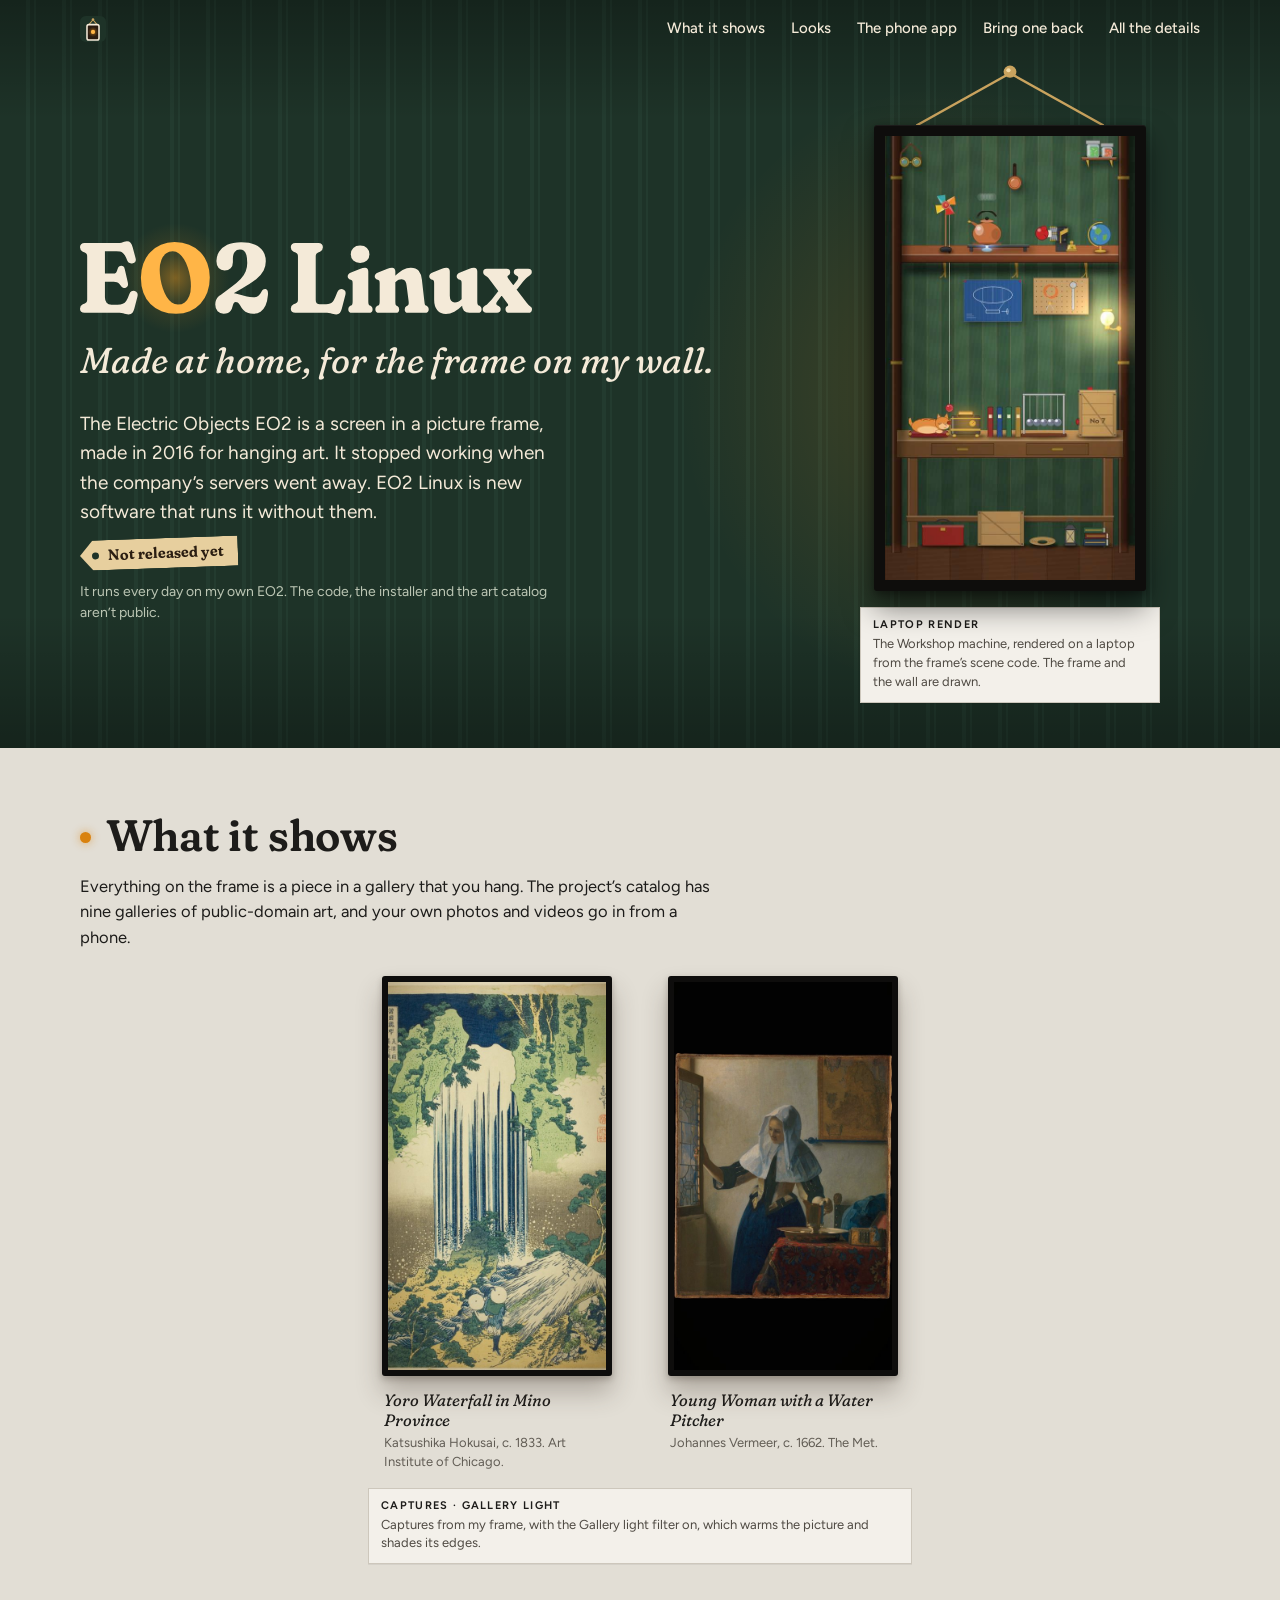
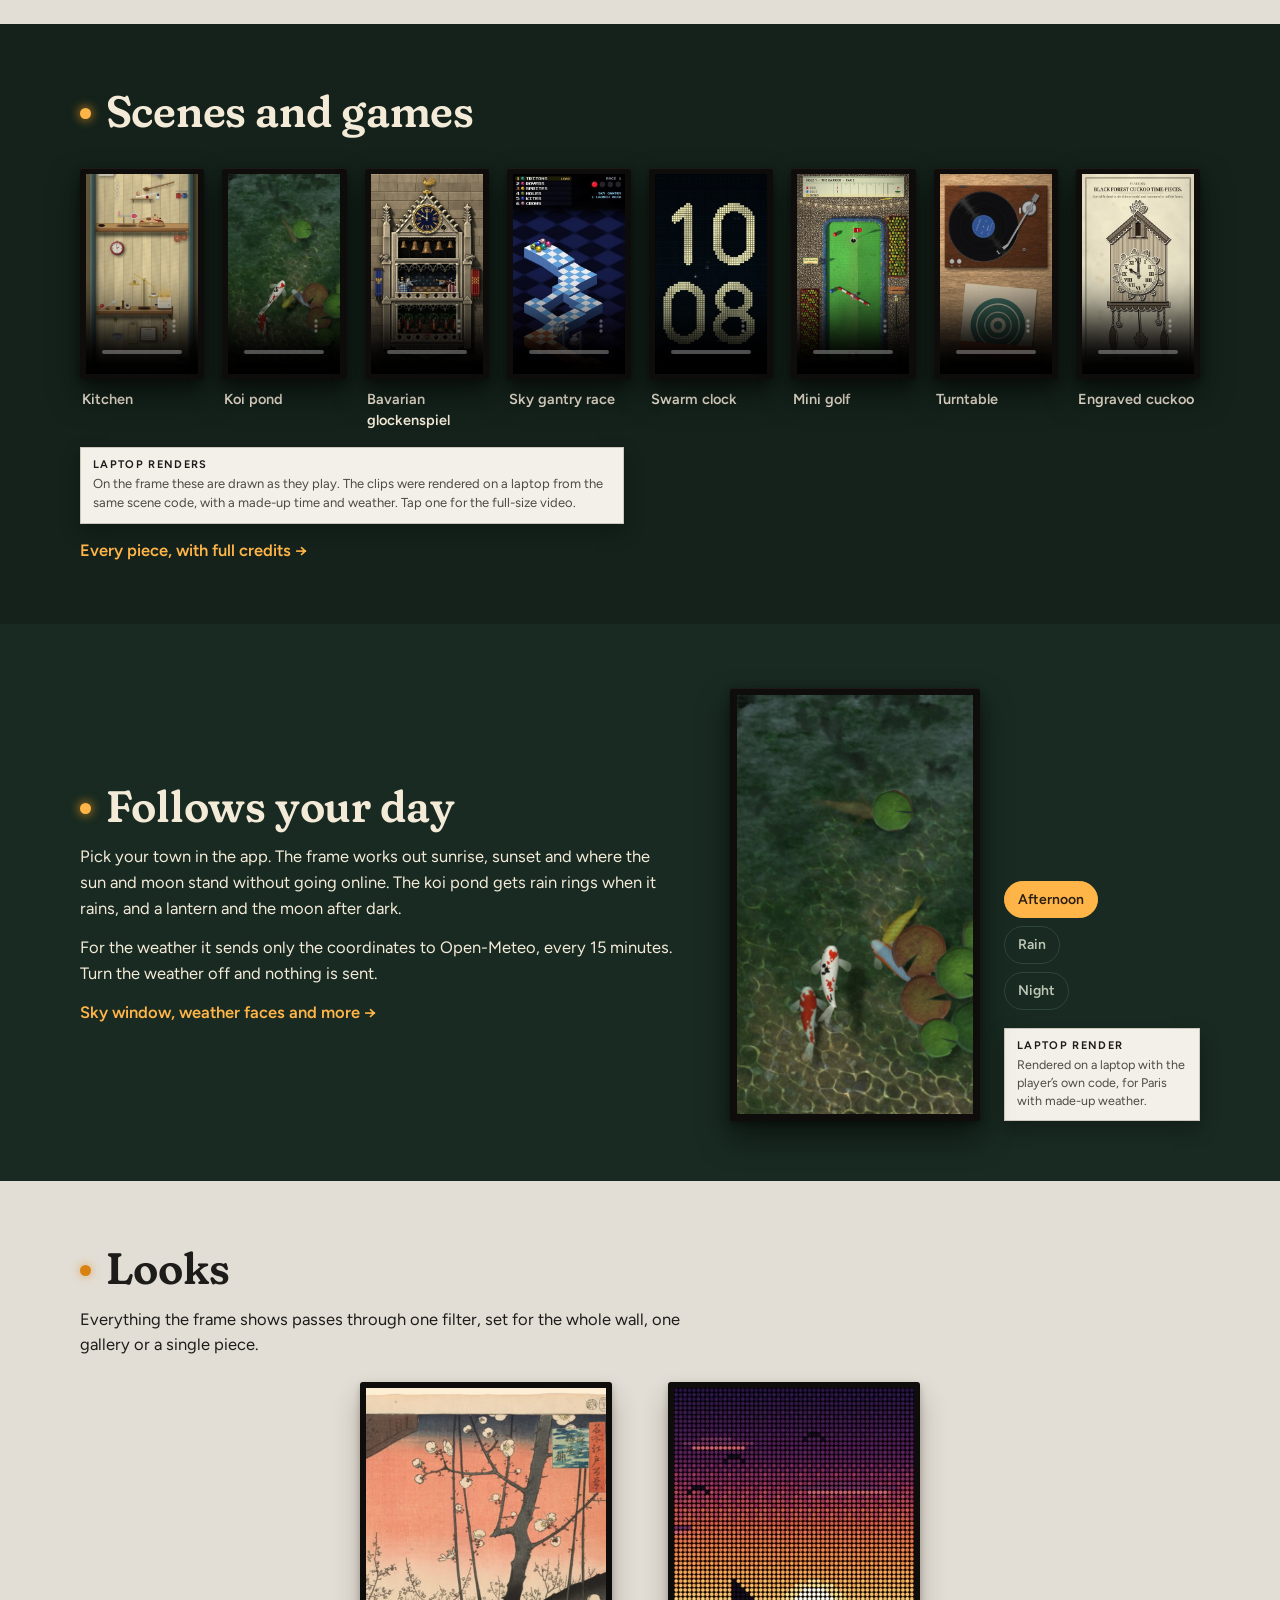
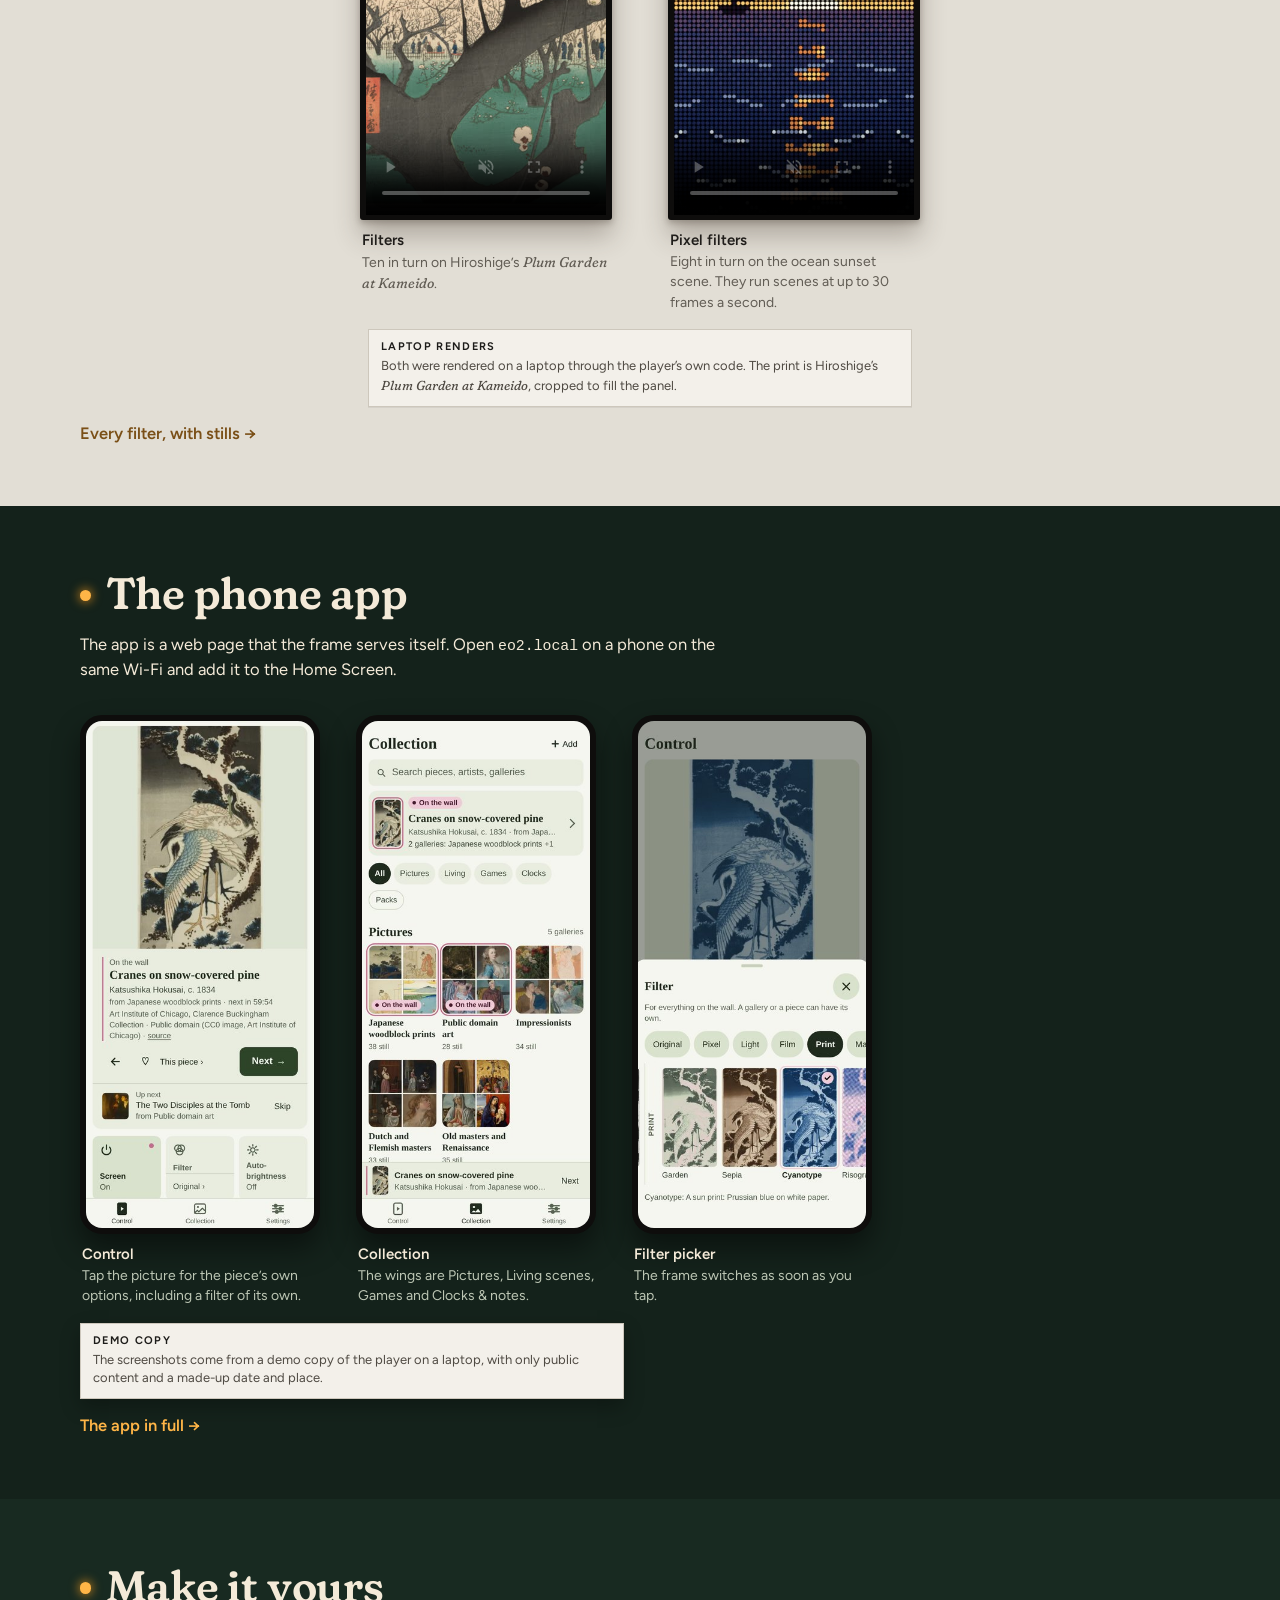
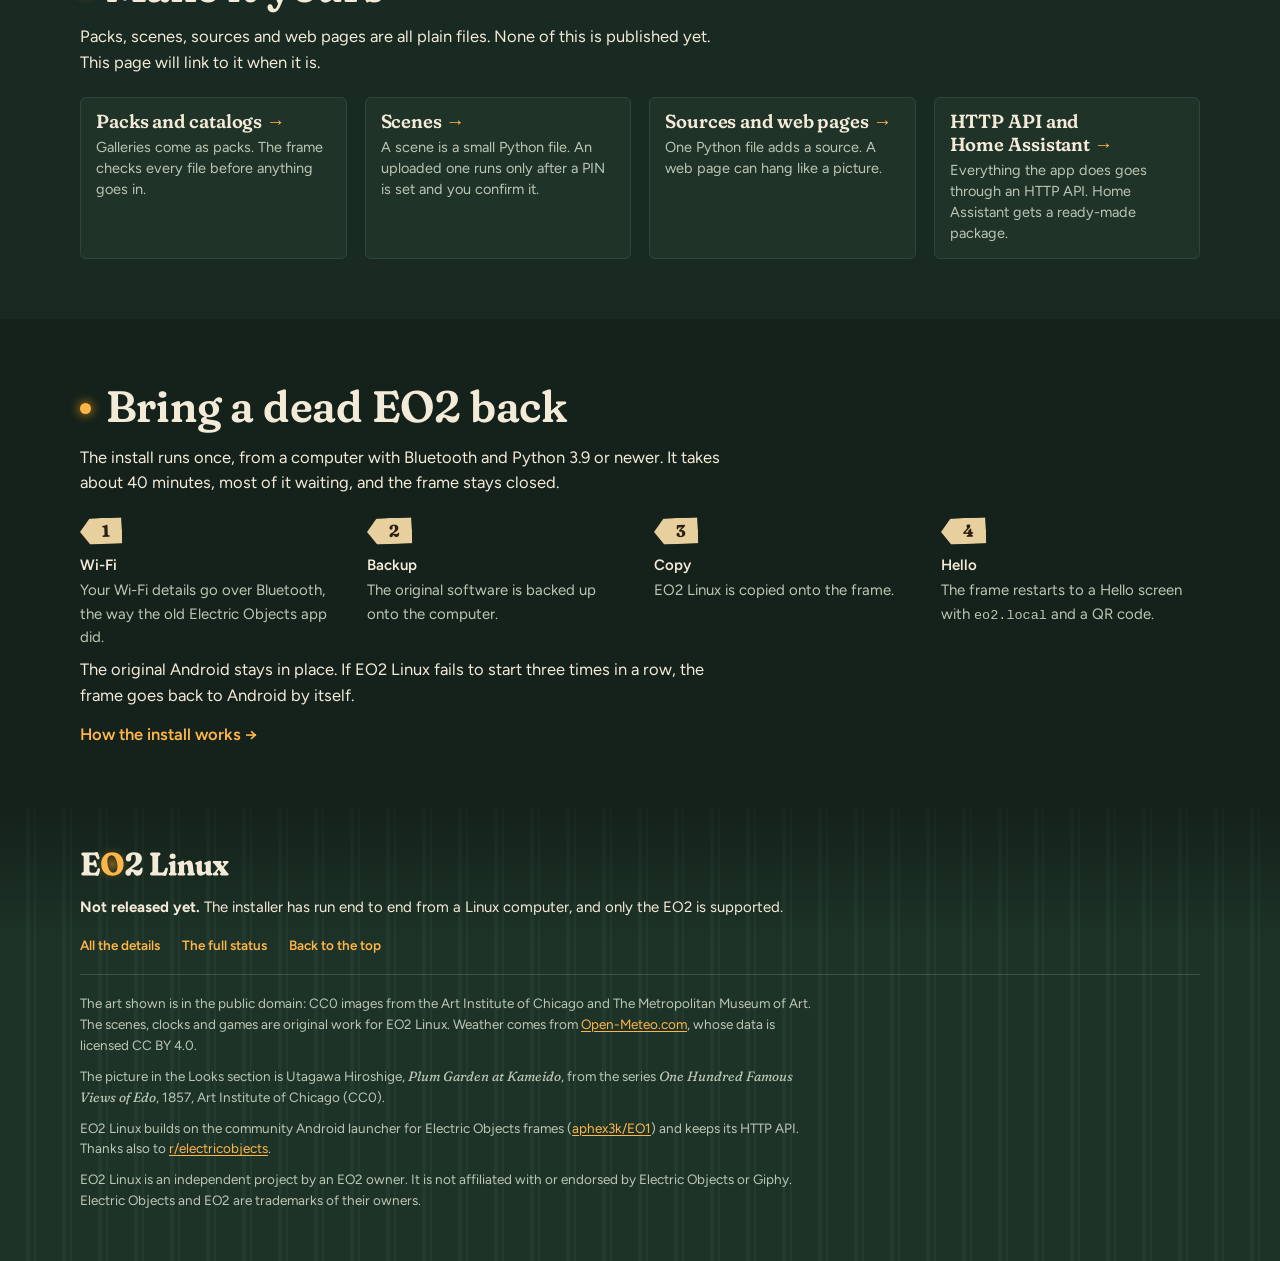
<file: index.html>
<!doctype html>
<html lang="en">
<head>
<meta charset="utf-8">
<meta name="viewport" content="width=device-width,initial-scale=1,viewport-fit=cover">
<title>EO2 Linux: new software for the Electric Objects EO2 art frame</title>
<meta name="description" content="The Electric Objects EO2 art frame stopped working when the company's servers went away. EO2 Linux is new software that runs on the frame without them and shows museum art, clocks and animated scenes. You control it from a phone.">
<link rel="canonical" href="https://auntiepickle.github.io/eo2-linux-showcase/">
<link rel="icon" href="img/favicon.svg" type="image/svg+xml">
<link rel="icon" href="img/favicon-32.png" sizes="32x32" type="image/png">
<link rel="apple-touch-icon" href="img/apple-touch-icon.png">
<link rel="preload" href="fonts/figtree.woff2" as="font" type="font/woff2" crossorigin>
<link rel="preload" href="fonts/fraunces-italic.woff2" as="font" type="font/woff2" crossorigin>
<link rel="stylesheet" href="site.css">
<meta property="og:type" content="website">
<meta property="og:url" content="https://auntiepickle.github.io/eo2-linux-showcase/">
<meta property="og:title" content="EO2 Linux: new software for the Electric Objects EO2">
<meta property="og:description" content="The EO2 art frame stopped working when Electric Objects' servers went away. EO2 Linux runs on the frame without them and shows museum art, clocks and animated scenes. You control it from a phone.">
<meta property="og:image" content="https://auntiepickle.github.io/eo2-linux-showcase/img/og.jpg">
<meta property="og:image:width" content="1200">
<meta property="og:image:height" content="630">
<meta property="og:image:alt" content="Illustration: an EO2 hung on a nail on green striped wallpaper, showing the Workshop machine, beside the EO2 Linux name and the note Not released yet">
<meta name="twitter:card" content="summary_large_image">
<meta name="twitter:title" content="EO2 Linux: new software for the Electric Objects EO2">
<meta name="twitter:description" content="The EO2 art frame stopped working when Electric Objects' servers went away. EO2 Linux runs on the frame without them and shows museum art, clocks and animated scenes. You control it from a phone.">
<meta name="twitter:image" content="https://auntiepickle.github.io/eo2-linux-showcase/img/og.jpg">
<meta name="twitter:image:alt" content="Illustration: an EO2 hung on a nail on green striped wallpaper, showing the Workshop machine, beside the EO2 Linux name and the note Not released yet">
<meta name="theme-color" content="#1E3328">
</head>
<body id="top">
<a class="skip" href="#main">Skip to the content</a>

<header class="hero">
  <div class="wrap">
    <nav class="topbar" aria-label="Site">
      <a class="brand" href="./"><img src="img/favicon.svg" width="26" height="26" alt="EO2 Linux, home"></a>
      <ul>
        <li><a href="#shows">What it shows</a></li>
        <li><a href="#looks">Looks</a></li>
        <li><a href="#app">The phone app</a></li>
        <li><a href="#revive">Bring one back</a></li>
        <li><a href="more.html">All the details</a></li>
      </ul>
      <a class="details" href="more.html">All the details &rarr;</a>
    </nav>

    <div class="hero-grid">
      <div class="hero-top">
        <h1><img src="img/wordmark.svg" width="461" height="111" alt="EO2 Linux"></h1>
        <p class="tagline">Made at home, for the frame on my wall.</p>
      </div>
      <figure class="hang-on-nail">
        <div class="nail">
          <svg class="wire" viewBox="0 0 150 44" preserveAspectRatio="none" aria-hidden="true"><path d="M14 43 L75 7 L136 43" fill="none" stroke="#C9A35E" stroke-width="1.6" stroke-linejoin="round"/><circle cx="75" cy="6" r="4.2" fill="#C9A35E"/><circle cx="74" cy="5" r="1.4" fill="#F1D9A6"/></svg>
          <div class="frame"><video autoplay muted loop playsinline preload="auto" width="720" height="1280" poster="media/hero/eo2-workshop-poster.jpg" aria-label="The Workshop machine, a looping clip"><source src="media/hero/eo2-workshop-720.mp4" type="video/mp4"></video></div>
        </div>
        <figcaption class="label"><span class="kind">Laptop render</span>The Workshop machine, rendered on a laptop from the frame&rsquo;s scene code. The frame and the wall are drawn.</figcaption>
      </figure>
      <div class="hero-after">
        <p class="story">The Electric Objects EO2 is a screen in a picture frame, made in 2016 for hanging art. It stopped working when the company&rsquo;s servers went away. EO2 Linux is new software that runs it without them.</p>
        <div class="status">
          <a class="tag" href="more.html#status">Not released yet</a>
          <p>It runs every day on my own EO2. The code, the installer and the art catalog aren&rsquo;t public.</p>
        </div>
      </div>
    </div>
  </div>
</header>

<main id="main">

  <!-- What it shows: the art on a gallery wall, then the clips -->
  <section id="shows" class="band band--wall">
    <div class="wrap">
      <h2>What it shows</h2>
      <p>Everything on the frame is a piece in a gallery that you hang. The project&rsquo;s catalog has nine galleries of public-domain art, and your own photos and videos go in from a phone.</p>
      <div class="hang">
        <figure class="work"><a class="frame" href="media/stills/eo2-art-hokusai-yoro-waterfall.jpg"><img loading="lazy" decoding="async" src="media/stills/web/eo2-art-hokusai-yoro-waterfall.jpg" width="540" height="960" alt="Yoro Waterfall in Mino Province, Katsushika Hokusai, c. 1833, on the frame"></a>
          <figcaption><cite>Yoro Waterfall in Mino Province</cite>Katsushika Hokusai, c.&nbsp;1833. Art Institute of Chicago.</figcaption></figure>
        <figure class="work"><a class="frame" href="media/stills/eo2-art-vermeer-water-pitcher.jpg"><img loading="lazy" decoding="async" src="media/stills/web/eo2-art-vermeer-water-pitcher.jpg" width="540" height="960" alt="Young Woman with a Water Pitcher, Johannes Vermeer, c. 1662, on the frame, with black bars above and below"></a>
          <figcaption><cite>Young Woman with a Water Pitcher</cite>Johannes Vermeer, c.&nbsp;1662. The Met.</figcaption></figure>
      </div>
      <p class="label label--center"><span class="kind">Captures &middot; Gallery light</span>Captures from my frame, with the Gallery light filter on, which warms the picture and shades its edges.</p>
    </div>
  </section>

  <section class="band" aria-labelledby="h-scenes">
    <div class="wrap">
      <h2 id="h-scenes">Scenes and games</h2>
            <ul class="reel" aria-label="Eight clips">
        <li><figure><a class="frame" href="media/video-hd/eo2-contraption-kitchen.mp4" aria-label="Kitchen, full-size video"><video muted loop playsinline preload="none" data-poster="media/posters-sm/eo2-contraption-kitchen.jpg" src="media/video-sm/eo2-contraption-kitchen.mp4"></video></a><figcaption><b>Kitchen</b></figcaption></figure></li>
        <li><figure><a class="frame" href="media/video-hd/eo2-koi-pond.mp4" aria-label="Koi pond, full-size video"><video muted loop playsinline preload="none" data-poster="media/posters-sm/eo2-koi-pond.jpg" src="media/video-sm/eo2-koi-pond.mp4"></video></a><figcaption><b>Koi pond</b></figcaption></figure></li>
        <li><figure><a class="frame" href="media/video-hd/eo2-clockwork-glockenspiel.mp4" aria-label="Bavarian glockenspiel, full-size video"><video muted loop playsinline preload="none" data-poster="media/posters-sm/eo2-clockwork-glockenspiel.jpg" src="media/video-sm/eo2-clockwork-glockenspiel.mp4"></video></a><figcaption><b>Bavarian glockenspiel</b></figcaption></figure></li>
        <li><figure><a class="frame" href="media/video-hd/eo2-marble-race-sky-gantry.mp4" aria-label="Sky gantry race, full-size video"><video muted loop playsinline preload="none" data-poster="media/posters-sm/eo2-marble-race-sky-gantry.jpg" src="media/video-sm/eo2-marble-race-sky-gantry.mp4"></video></a><figcaption><b>Sky gantry race</b></figcaption></figure></li>
        <li><figure><a class="frame" href="media/video-hd/eo2-swarm-clock-dots.mp4" aria-label="Swarm clock, full-size video"><video muted loop playsinline preload="none" data-poster="media/posters-sm/eo2-swarm-clock-dots.jpg" src="media/video-sm/eo2-swarm-clock-dots.mp4"></video></a><figcaption><b>Swarm clock</b></figcaption></figure></li>
        <li><figure><a class="frame" href="media/video-hd/eo2-minigolf.mp4" aria-label="Mini golf, full-size video"><video muted loop playsinline preload="none" data-poster="media/posters-sm/eo2-minigolf.jpg" src="media/video-sm/eo2-minigolf.mp4"></video></a><figcaption><b>Mini golf</b></figcaption></figure></li>
        <li><figure><a class="frame" href="media/video-hd/eo2-turntable.mp4" aria-label="Turntable, full-size video"><video muted loop playsinline preload="none" data-poster="media/posters-sm/eo2-turntable.jpg" src="media/video-sm/eo2-turntable.mp4"></video></a><figcaption><b>Turntable</b></figcaption></figure></li>
        <li><figure><a class="frame" href="media/video-hd/eo2-clockwork-engraved-cuckoo.mp4" aria-label="Engraved cuckoo, full-size video"><video muted loop playsinline preload="none" data-poster="media/posters-sm/eo2-clockwork-engraved-cuckoo.jpg" src="media/video-sm/eo2-clockwork-engraved-cuckoo.mp4"></video></a><figcaption><b>Engraved cuckoo</b></figcaption></figure></li>
      </ul>
      <p class="label"><span class="kind">Laptop renders</span>On the frame these are drawn as they play. The clips were rendered on a laptop from the same scene code, with a made-up time and weather. Tap one for the full-size video.</p>
      <p class="more"><a href="more.html#shows">Every piece, with full credits &rarr;</a></p>
    </div>
  </section>

  <!-- Follows your day -->
  <section id="day" class="band band--alt">
    <div class="wrap day">
      <div>
        <h2>Follows your day</h2>
        <p>Pick your town in the app. The frame works out sunrise, sunset and where the sun and moon stand without going online. The koi pond gets rain rings when it rains, and a lantern and the moon after dark.</p>
        <p>For the weather it sends only the coordinates to Open-Meteo, every 15 minutes. Turn the weather off and nothing is sent.</p>
        <p class="more"><a href="more.html#day">Sky window, weather faces and more &rarr;</a></p>
      </div>
      <div>
        <div class="toggle" role="radiogroup" aria-label="The koi pond at three times of day">
          <input type="radio" name="koi" id="t-aft" checked>
          <input type="radio" name="koi" id="t-rain">
          <input type="radio" name="koi" id="t-night">
          <div class="frame stack">
            <img class="i-aft" loading="lazy" decoding="async" src="media/world/web/eo2-world-koi-afternoon.jpg" width="540" height="960" alt="The koi pond on a clear afternoon, with sunlight rippling over the bottom">
            <img class="i-rain" loading="lazy" decoding="async" src="media/world/web/eo2-world-koi-rain.jpg" width="540" height="960" alt="The koi pond in heavy rain, with rings spreading on the water">
            <img class="i-night" loading="lazy" decoding="async" src="media/world/web/eo2-world-koi-night.jpg" width="540" height="960" alt="The koi pond at night, with the moon on the water">
          </div>
          <div class="side">
            <div class="btns"><label class="b-aft" for="t-aft">Afternoon</label><label class="b-rain" for="t-rain">Rain</label><label class="b-night" for="t-night">Night</label></div>
            <p class="label"><span class="kind">Laptop render</span>Rendered on a laptop with the player&rsquo;s own code, for Paris with made-up weather.</p>
          </div>
        </div>
      </div>
    </div>
  </section>

  <!-- Looks: the two cycles, hung on the gallery wall -->
  <section id="looks" class="band band--wall">
    <div class="wrap">
      <h2>Looks</h2>
      <p>Everything the frame shows passes through one filter, set for the whole wall, one gallery or a single piece.</p>
      <div class="pair">
        <figure><a class="frame" href="media/looks/eo2-filters-cycle-1080.mp4" aria-label="Ten filters in turn, full-size video"><video muted loop playsinline preload="none" data-poster="media/looks/eo2-filters-cycle.jpg" src="media/looks/eo2-filters-cycle.mp4"></video></a>
          <figcaption><b>Filters</b>Ten in turn on Hiroshige&rsquo;s <cite>Plum Garden at Kameido</cite>.</figcaption></figure>
        <figure><a class="frame" href="media/looks/eo2-modes-cycle-1080.mp4" aria-label="Eight Pixel filters in turn, full-size video"><video muted loop playsinline preload="none" data-poster="media/looks/eo2-modes-cycle.jpg" src="media/looks/eo2-modes-cycle.mp4"></video></a>
          <figcaption><b>Pixel filters</b>Eight in turn on the ocean sunset scene. They run scenes at up to 30 frames a second.</figcaption></figure>
      </div>
      <p class="label label--center"><span class="kind">Laptop renders</span>Both were rendered on a laptop through the player&rsquo;s own code. The print is Hiroshige&rsquo;s <cite>Plum Garden at Kameido</cite>, cropped to fill the panel.</p>
      <p class="more"><a href="more.html#filters">Every filter, with stills &rarr;</a></p>
    </div>
  </section>

  <!-- The phone app -->
  <section id="app" class="band">
    <div class="wrap">
      <h2>The phone app</h2>
      <p>The app is a web page that the frame serves itself. Open <code>eo2.local</code> on a phone on the same Wi-Fi and add it to the Home Screen.</p>
      <div class="phones">
        <figure><a class="phone" href="media/app/eo2-app-control.png"><img loading="lazy" decoding="async" src="media/app/web/eo2-app-control.jpg" width="390" height="844" alt="The Control tab with Hokusai's Cranes on Snow-Covered Pine on the wall, the Previous, Favourite, This piece and Next keys, the Up next row and the Screen, Filter and Auto-brightness tiles"></a>
          <figcaption><b>Control</b>Tap the picture for the piece&rsquo;s own options, including a filter of its own.</figcaption></figure>
        <figure><a class="phone" href="media/app/eo2-app-collection.png"><img loading="lazy" decoding="async" src="media/app/web/eo2-app-collection.jpg" width="390" height="844" alt="The Collection tab: the piece on the wall at the top, the wing chips, and five galleries in the Pictures wing"></a>
          <figcaption><b>Collection</b>The wings are Pictures, Living scenes, Games and Clocks &amp; notes.</figcaption></figure>
        <figure><a class="phone" href="media/app/eo2-app-filter-picker.png"><img loading="lazy" decoding="async" src="media/app/web/eo2-app-filter-picker.jpg" width="390" height="844" alt="The filter picker with the Print family open and Cyanotype picked; the preview behind it has already turned blue"></a>
          <figcaption><b>Filter picker</b>The frame switches as soon as you tap.</figcaption></figure>
      </div>
      <p class="label"><span class="kind">Demo copy</span>The screenshots come from a demo copy of the player on a laptop, with only public content and a made-up date and place.</p>
      <p class="more"><a href="more.html#app">The app in full &rarr;</a></p>
    </div>
  </section>

  <!-- Make it yours -->
  <section id="yours" class="band band--alt">
    <div class="wrap">
      <h2>Make it yours</h2>
      <p>Packs, scenes, sources and web pages are all plain files. None of this is published yet. This page will link to it when it is.</p>
      <ul class="cards">
        <li><h3><a href="more.html#packs">Packs and catalogs</a></h3><p>Galleries come as packs. The frame checks every file before anything goes in.</p></li>
        <li><h3><a href="more.html#scenes">Scenes</a></h3><p>A scene is a small Python file. An uploaded one runs only after a PIN is set and you confirm it.</p></li>
        <li><h3><a href="more.html#sources">Sources and web pages</a></h3><p>One Python file adds a source. A web page can hang like a picture.</p></li>
        <li><h3><a href="more.html#api">HTTP API and Home Assistant</a></h3><p>Everything the app does goes through an HTTP API. Home Assistant gets a ready-made package.</p></li>
      </ul>
    </div>
  </section>

  <!-- Bring one back -->
  <section id="revive" class="band">
    <div class="wrap">
      <h2>Bring a dead EO2 back</h2>
      <p>The install runs once, from a computer with Bluetooth and Python 3.9 or newer. It takes about 40 minutes, most of it waiting, and the frame stays closed.</p>
      <ol class="steps">
        <li><b>Wi-Fi</b>Your Wi-Fi details go over Bluetooth, the way the old Electric Objects app did.</li>
        <li><b>Backup</b>The original software is backed up onto the computer.</li>
        <li><b>Copy</b>EO2 Linux is copied onto the frame.</li>
        <li><b>Hello</b>The frame restarts to a Hello screen with <code>eo2.local</code> and a QR code.</li>
      </ol>
      <p>The original Android stays in place. If EO2 Linux fails to start three times in a row, the frame goes back to Android by itself.</p>
      <p class="more"><a href="more.html#revive">How the install works &rarr;</a></p>
    </div>
  </section>
</main>

<footer class="foot">
  <div class="wrap">
    <img class="wm" src="img/wordmark.svg" width="168" height="40" alt="EO2 Linux">
    <p class="status-line"><b>Not released yet.</b> The installer has run end to end from a Linux computer, and only the EO2 is supported.</p>
    <nav aria-label="Footer"><a href="more.html">All the details</a><a href="more.html#status">The full status</a><a href="#top">Back to the top</a></nav>
    <div class="credits">
      <p>The art shown is in the public domain: CC0 images from the Art Institute of Chicago and The Metropolitan Museum of Art. The scenes, clocks and games are original work for EO2 Linux. Weather comes from <a href="https://open-meteo.com/">Open-Meteo.com</a>, whose data is licensed CC BY 4.0.</p>
      <p>The picture in the Looks section is Utagawa Hiroshige, <cite>Plum Garden at Kameido</cite>, from the series <cite>One Hundred Famous Views of Edo</cite>, 1857, Art Institute of Chicago (CC0).</p>
      <p>EO2 Linux builds on the community Android launcher for Electric Objects frames (<a href="https://github.com/aphex3k/EO1">aphex3k/EO1</a>) and keeps its HTTP API. Thanks also to <a href="https://www.reddit.com/r/electricobjects/">r/electricobjects</a>.</p>
      <p>EO2 Linux is an independent project by an EO2 owner. It is not affiliated with or endorsed by Electric Objects or Giphy. Electric Objects and EO2 are trademarks of their owners.</p>
    </div>
  </div>
</footer>

<script src="site.js" defer></script>
</body>
</html>
</file>
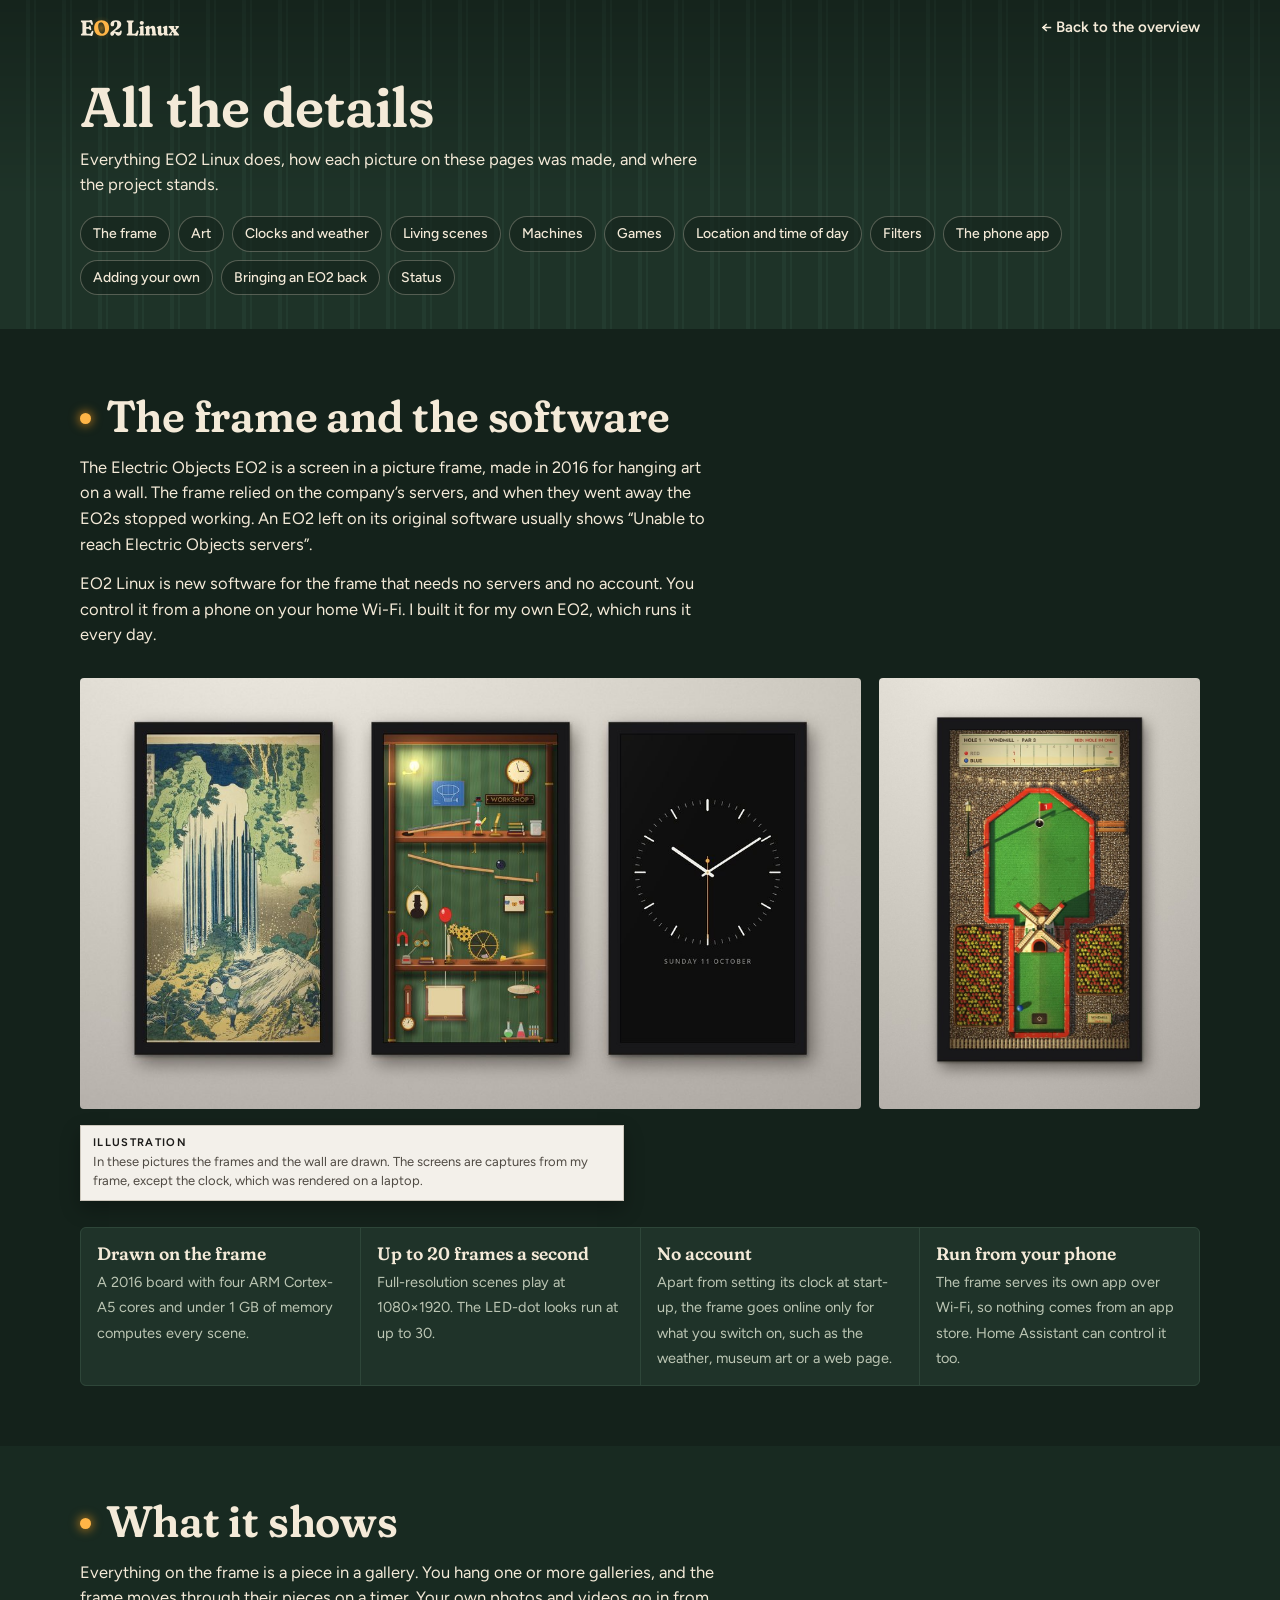
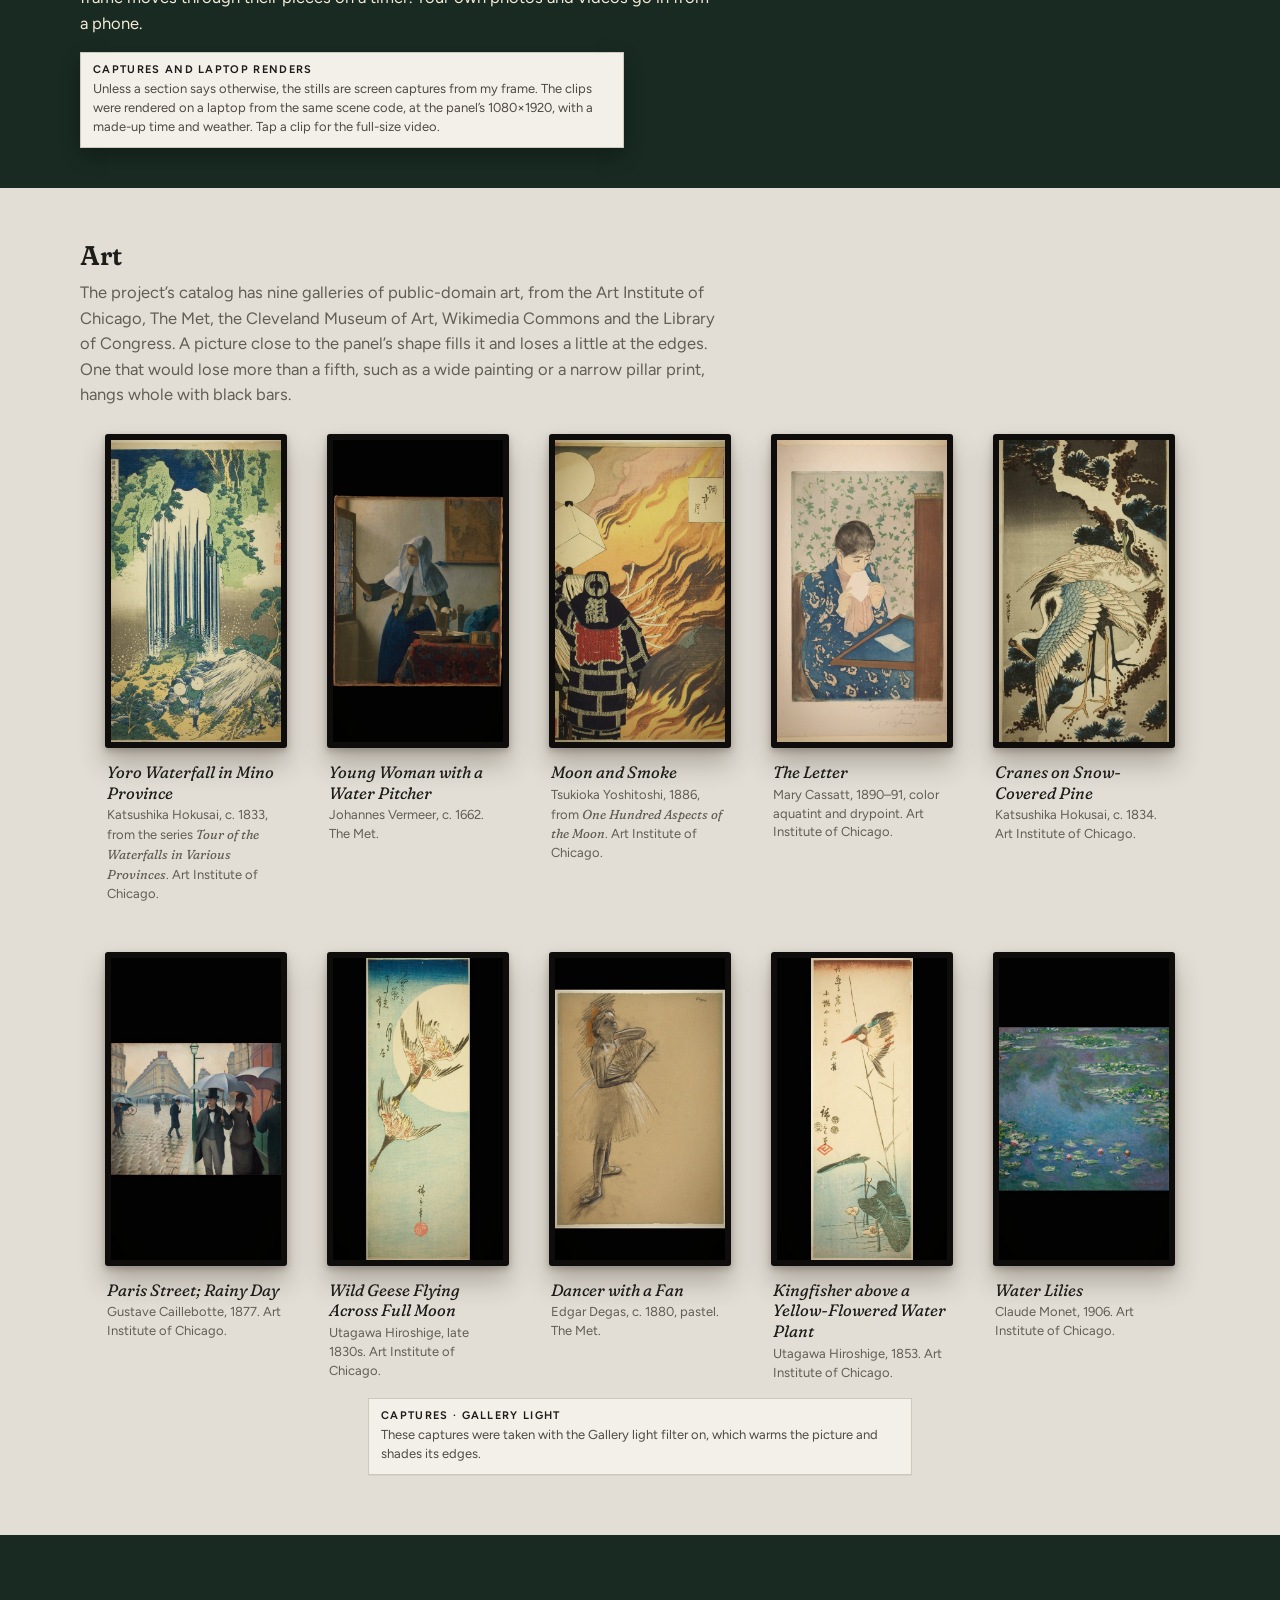
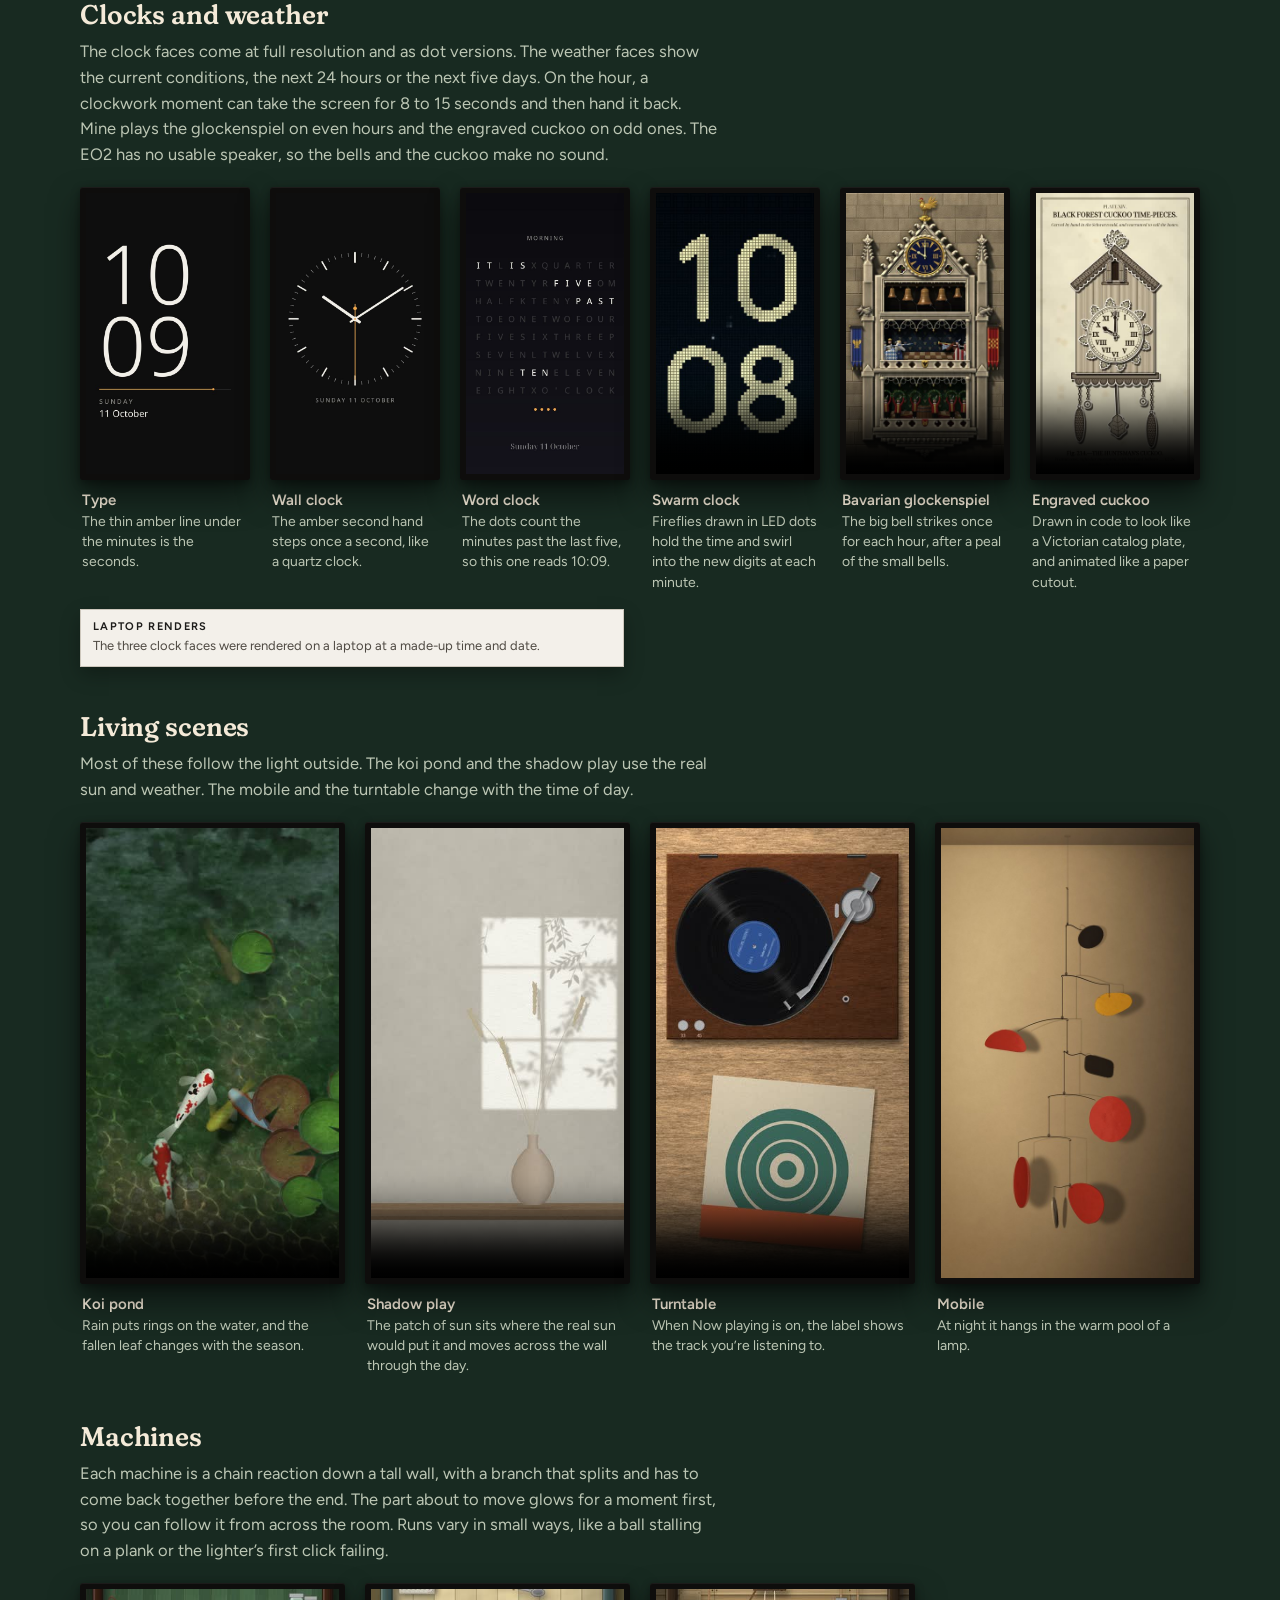
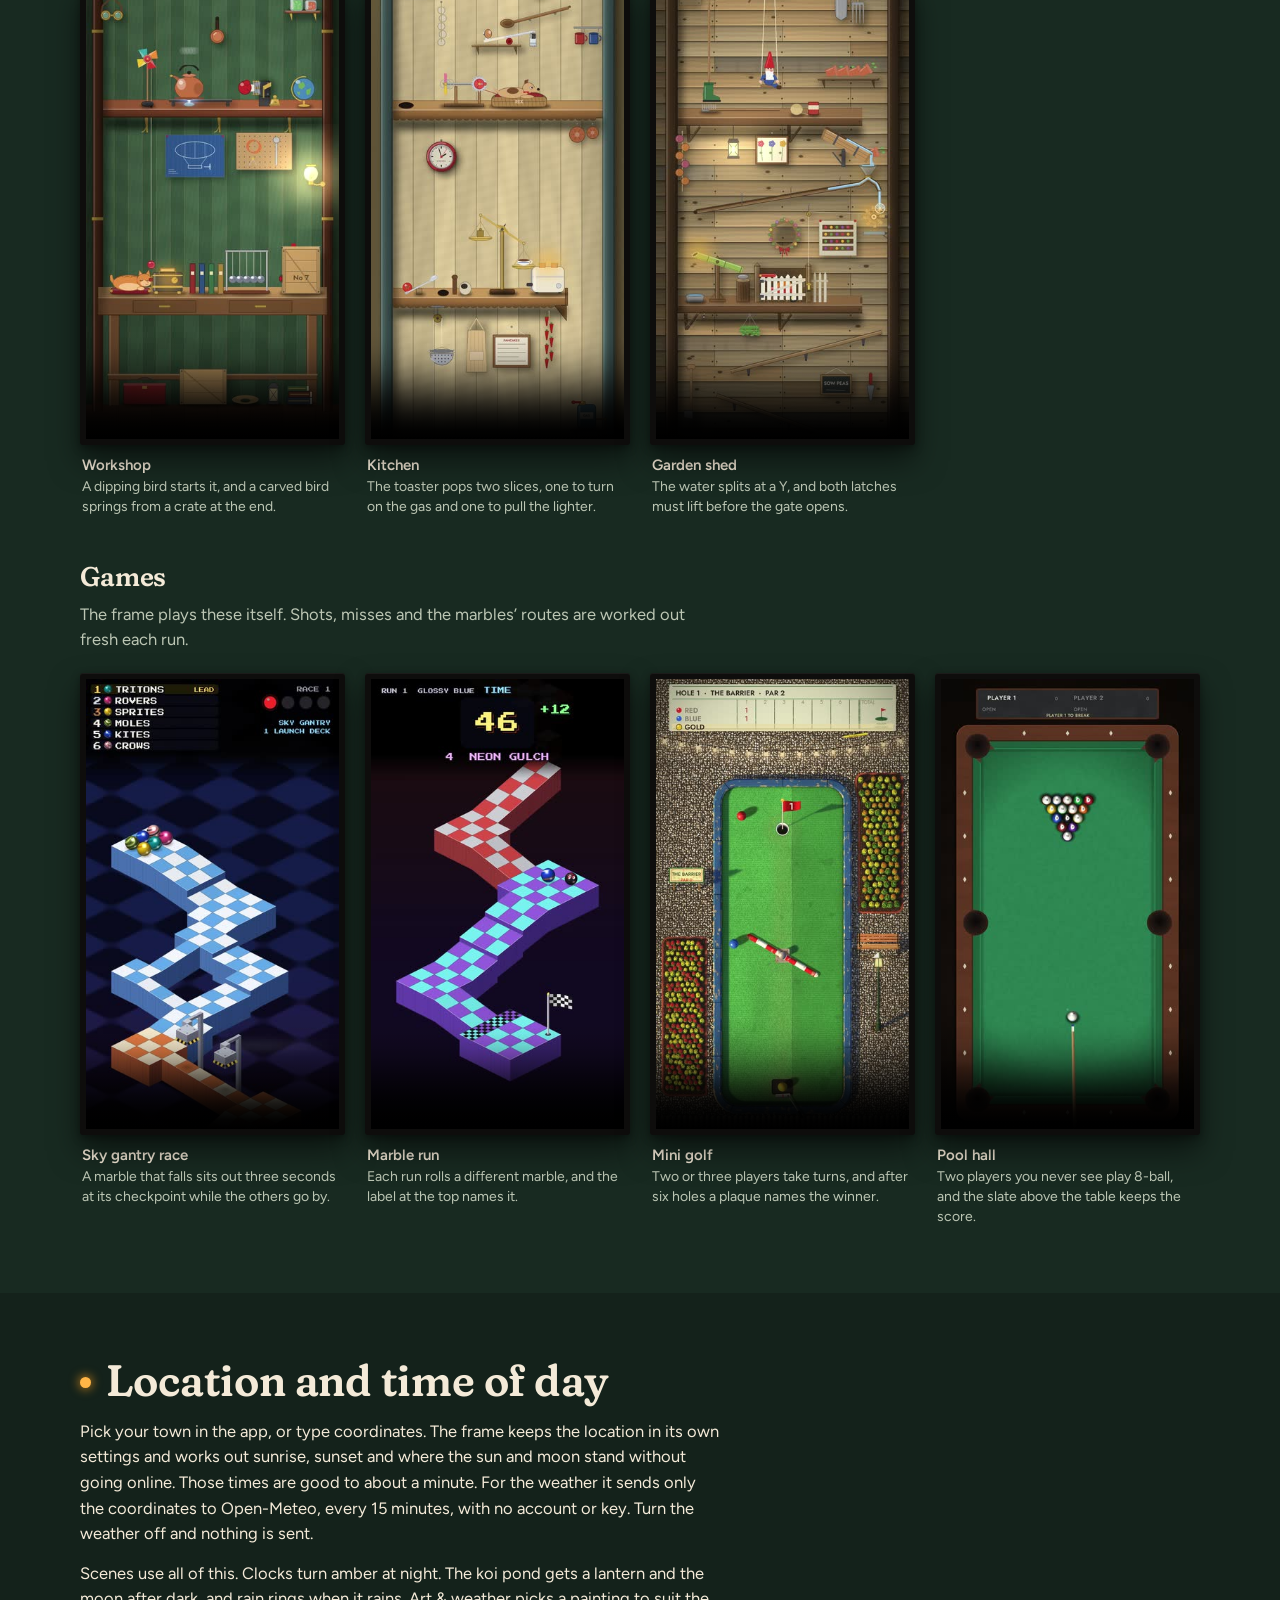
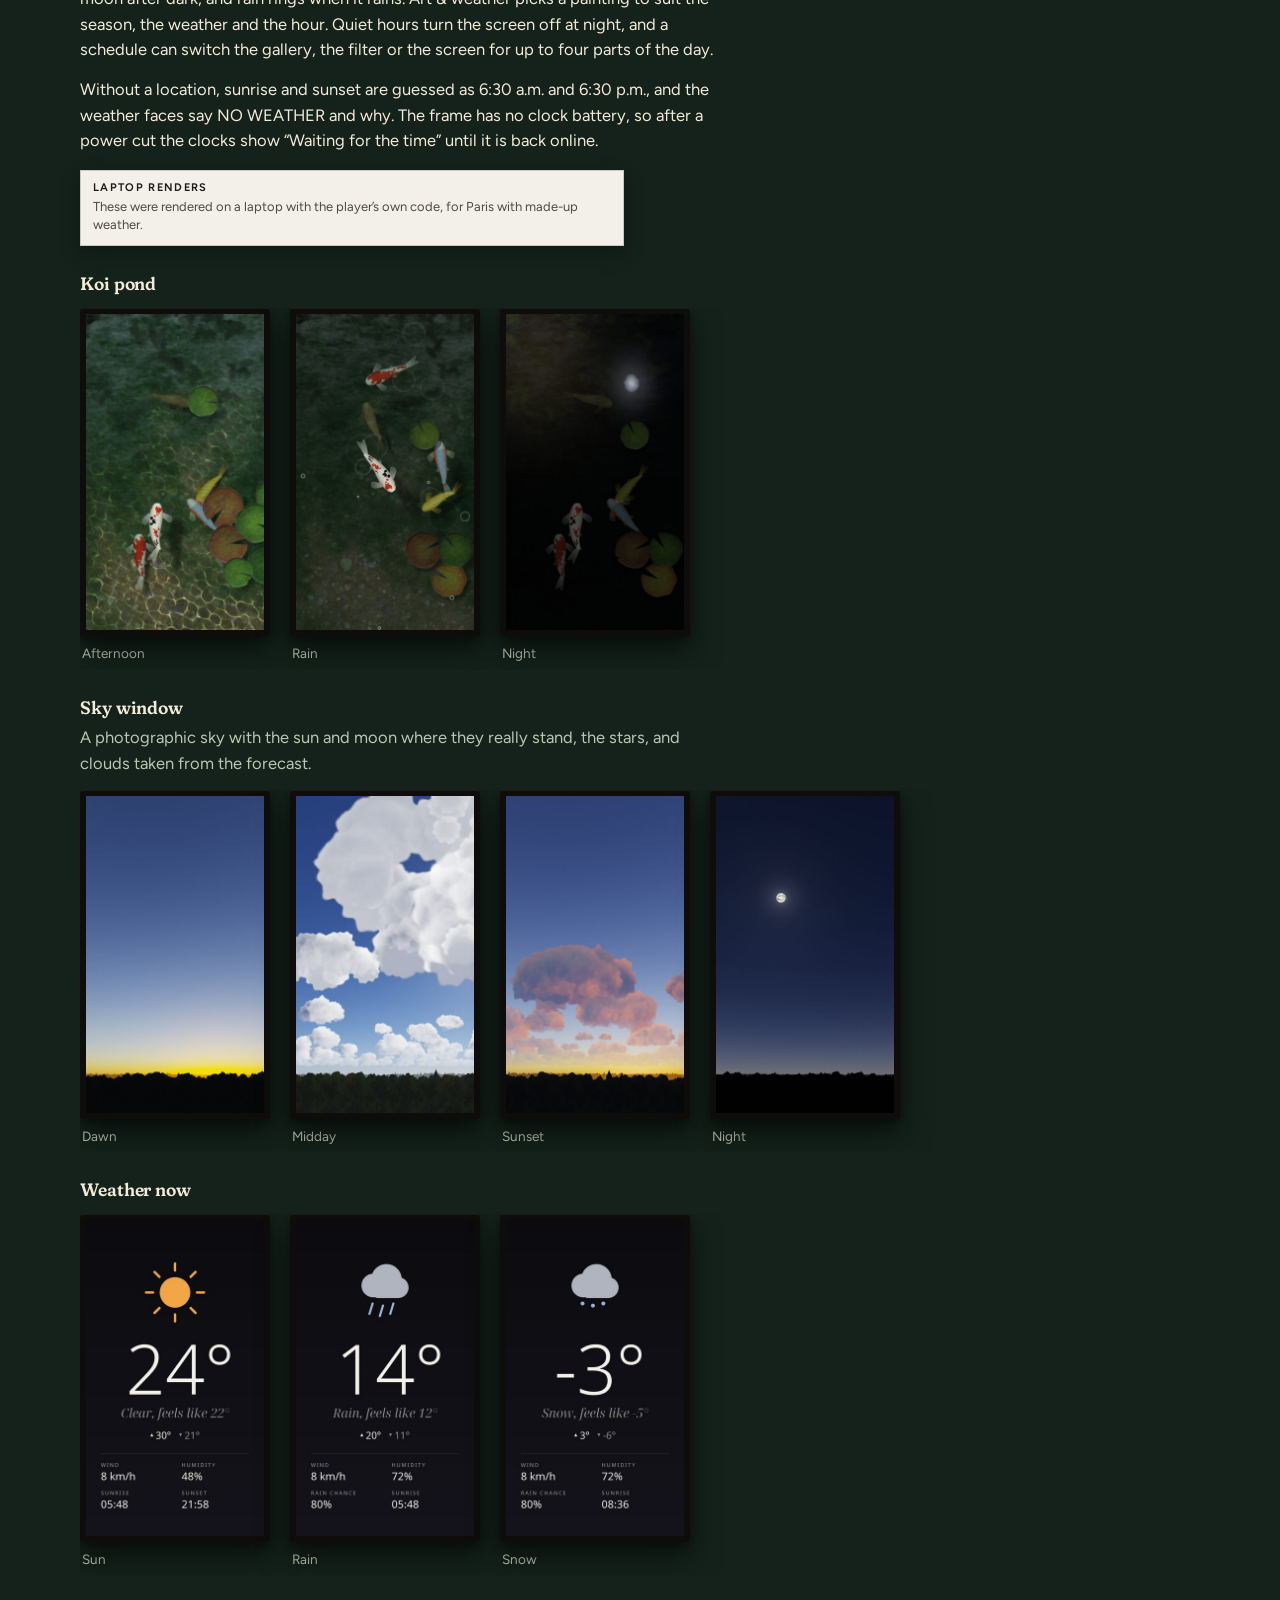
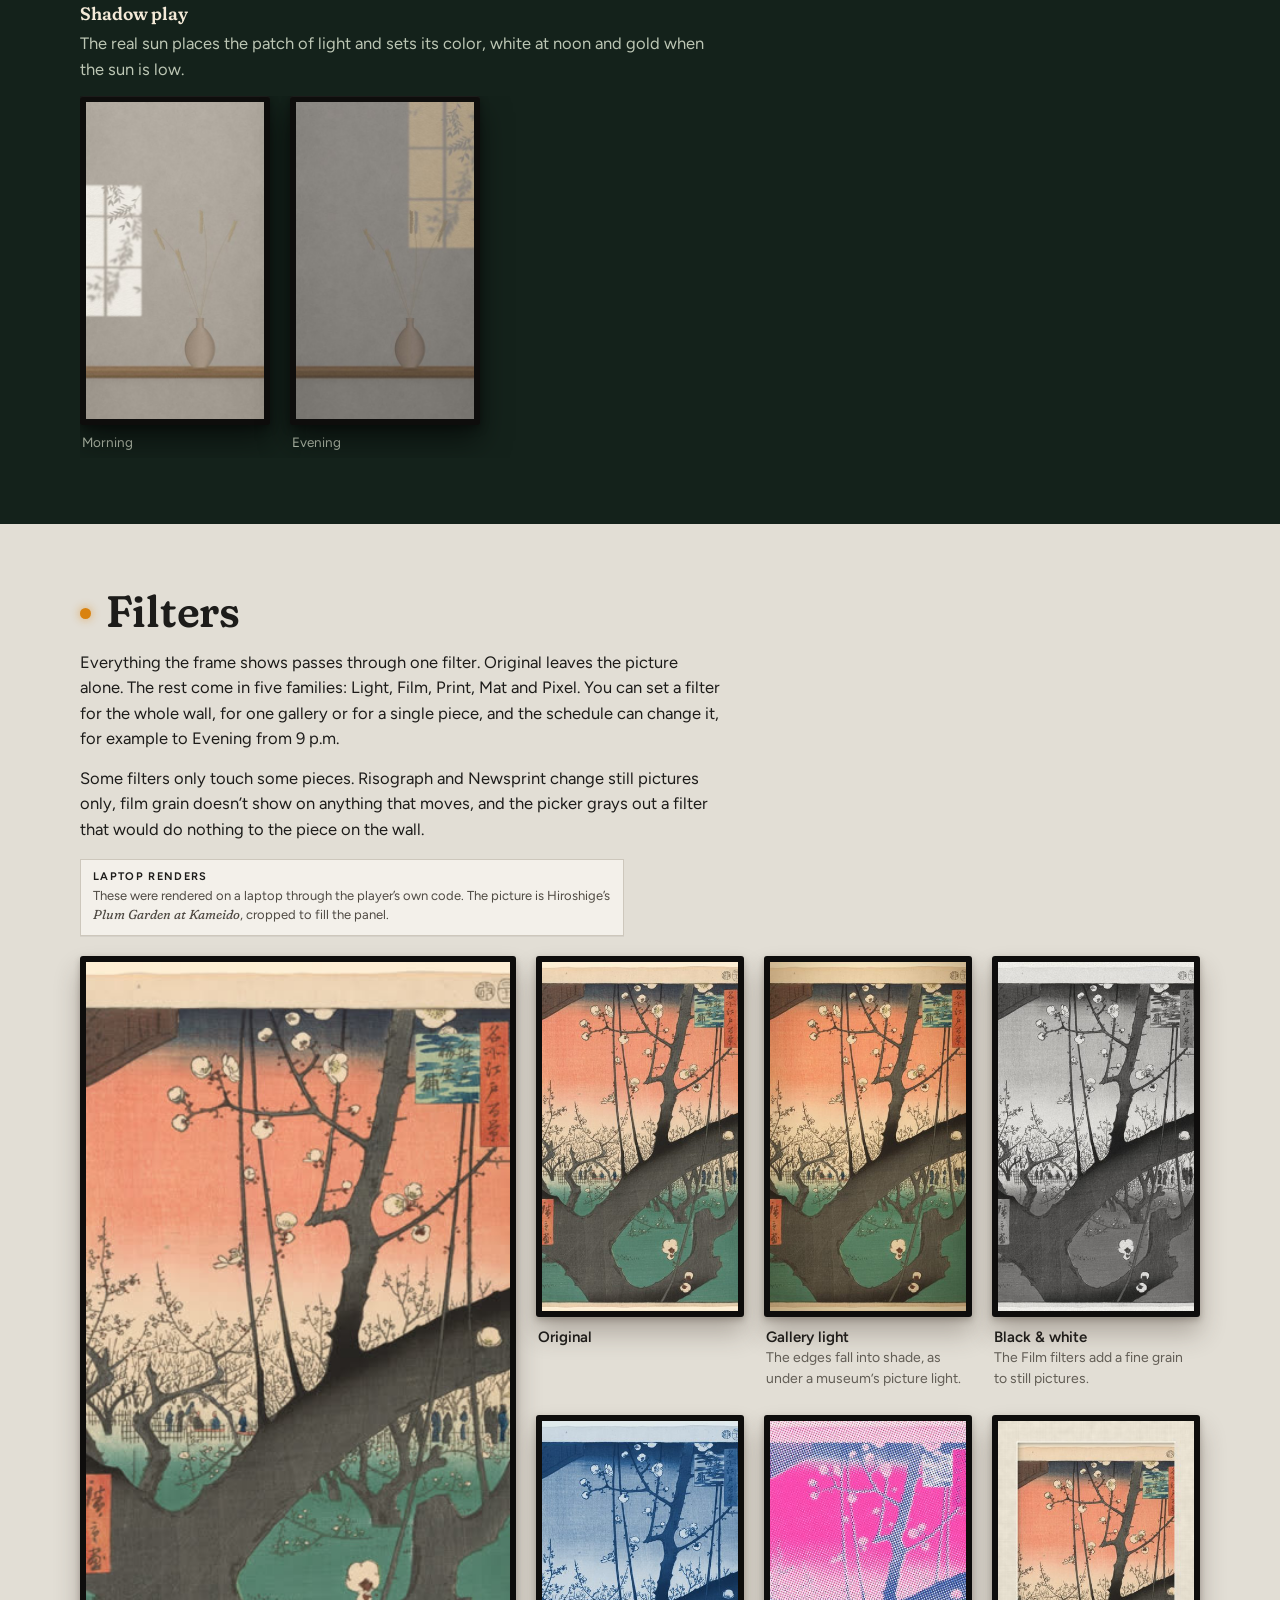
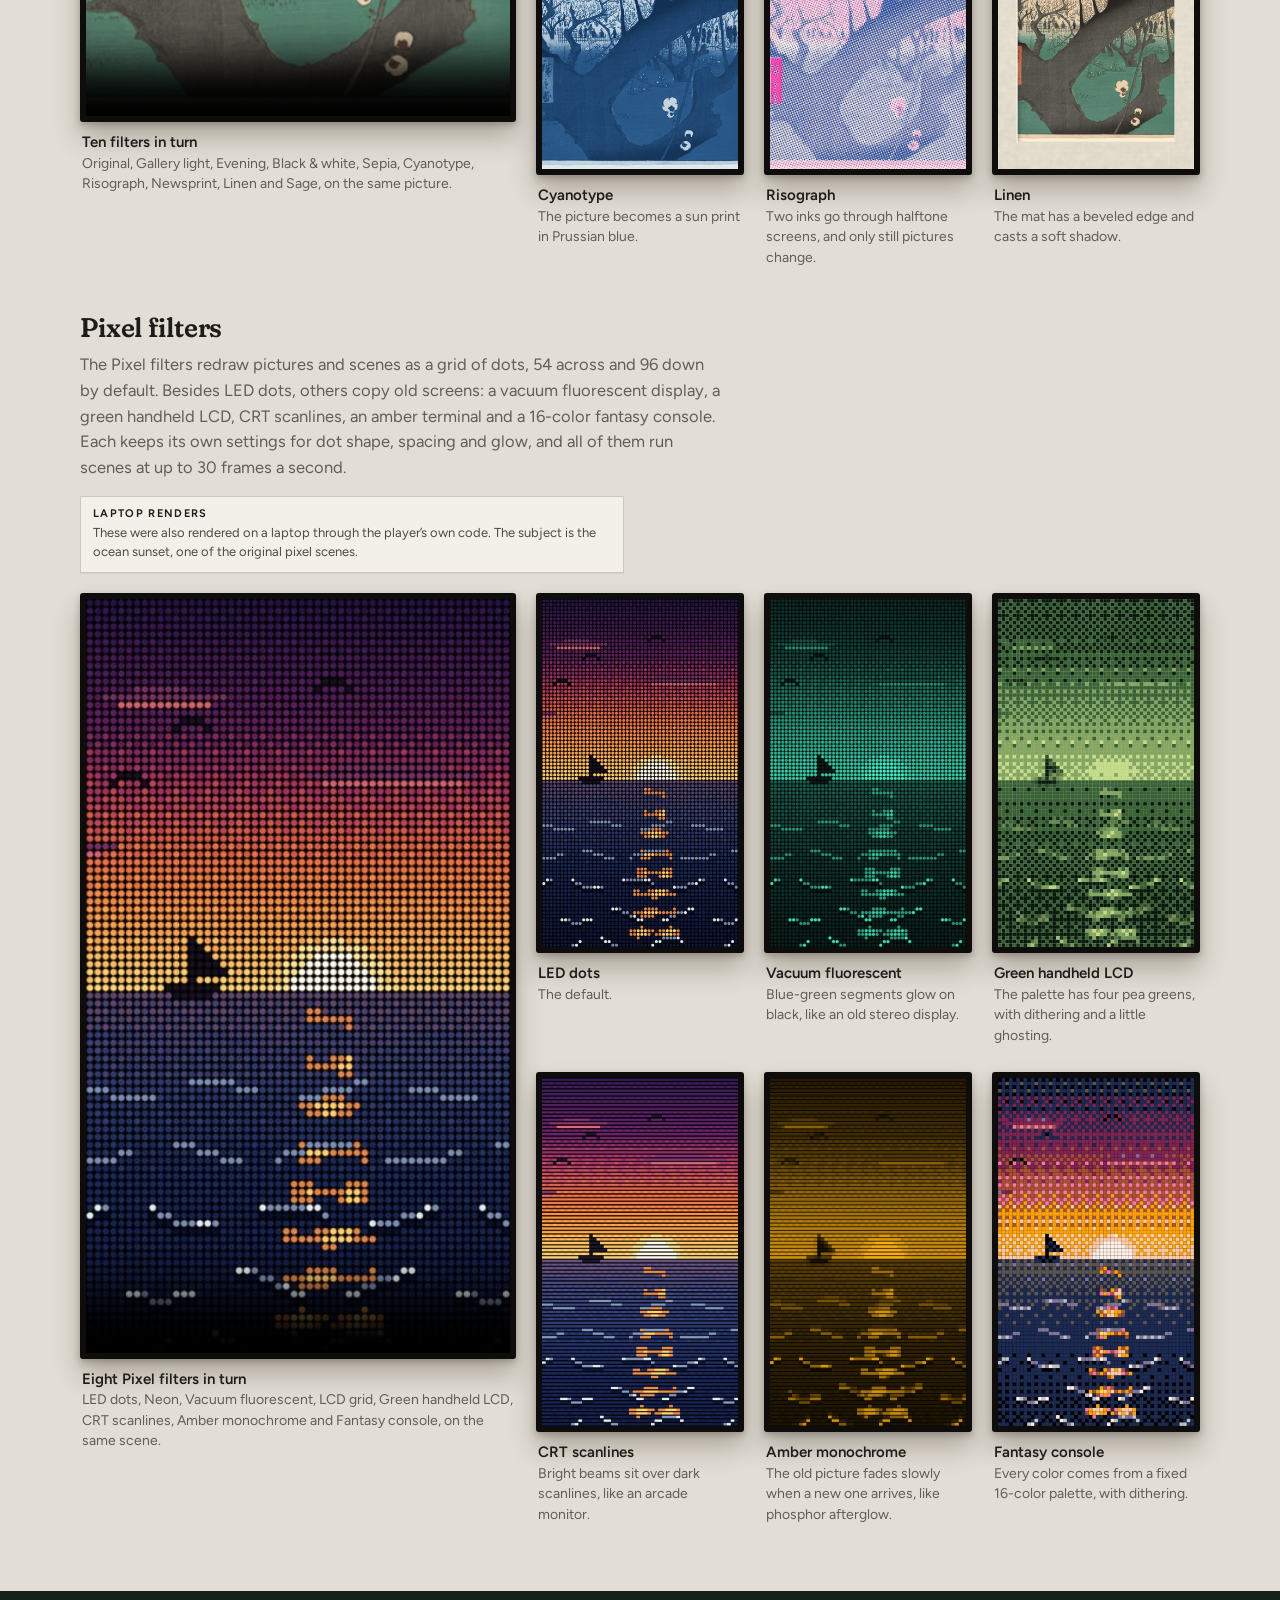
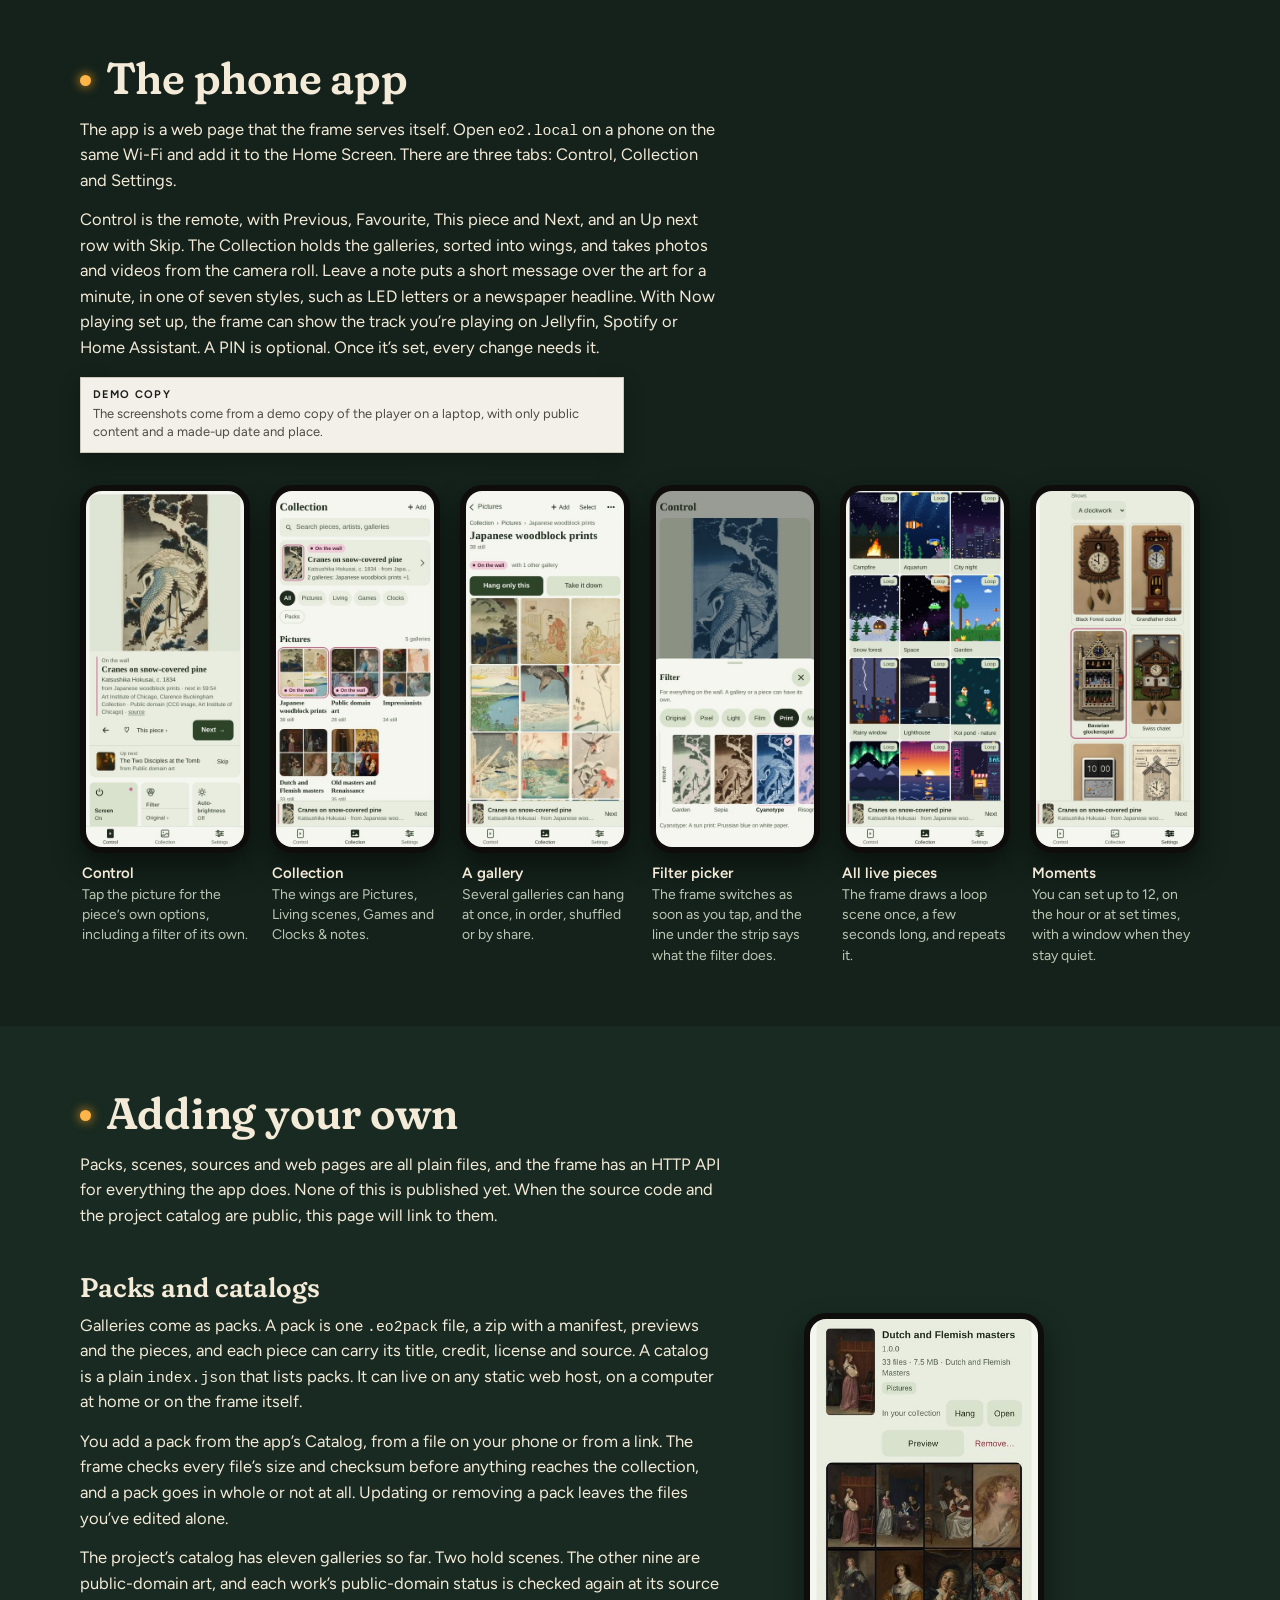
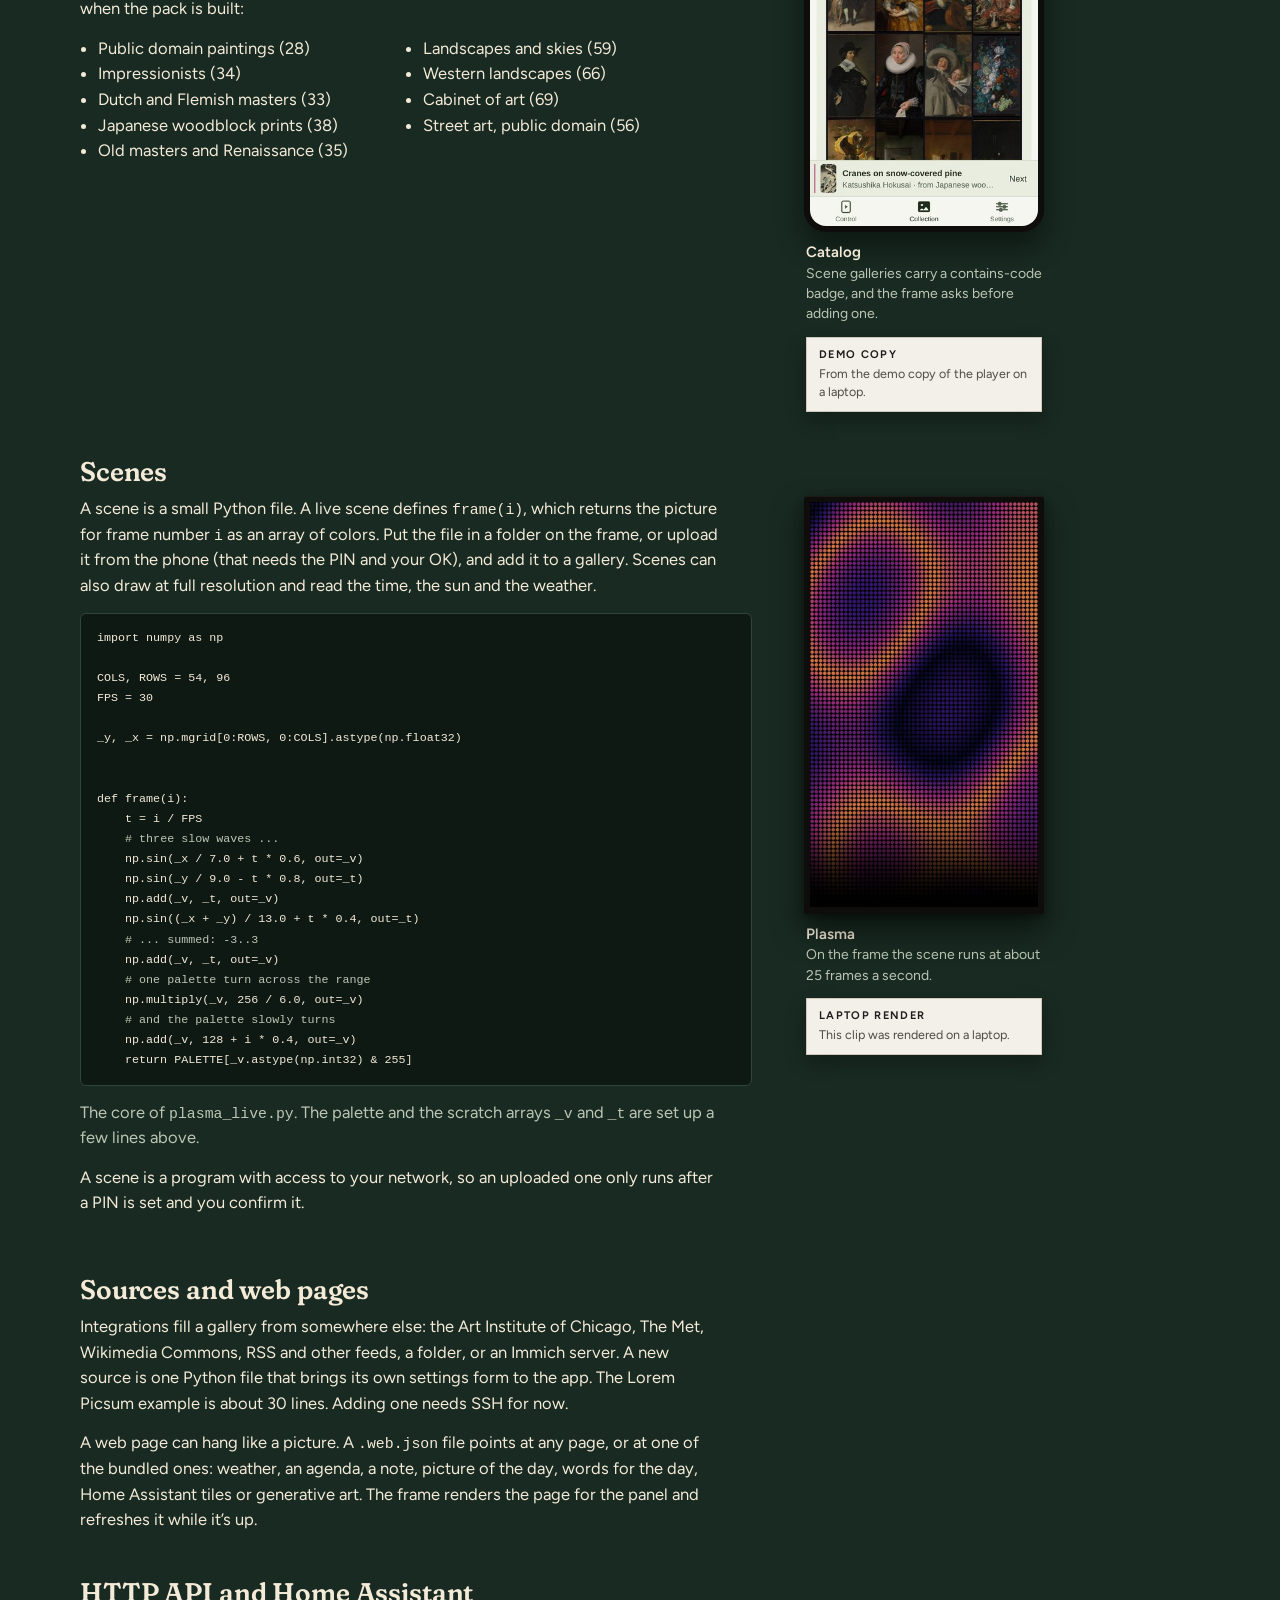
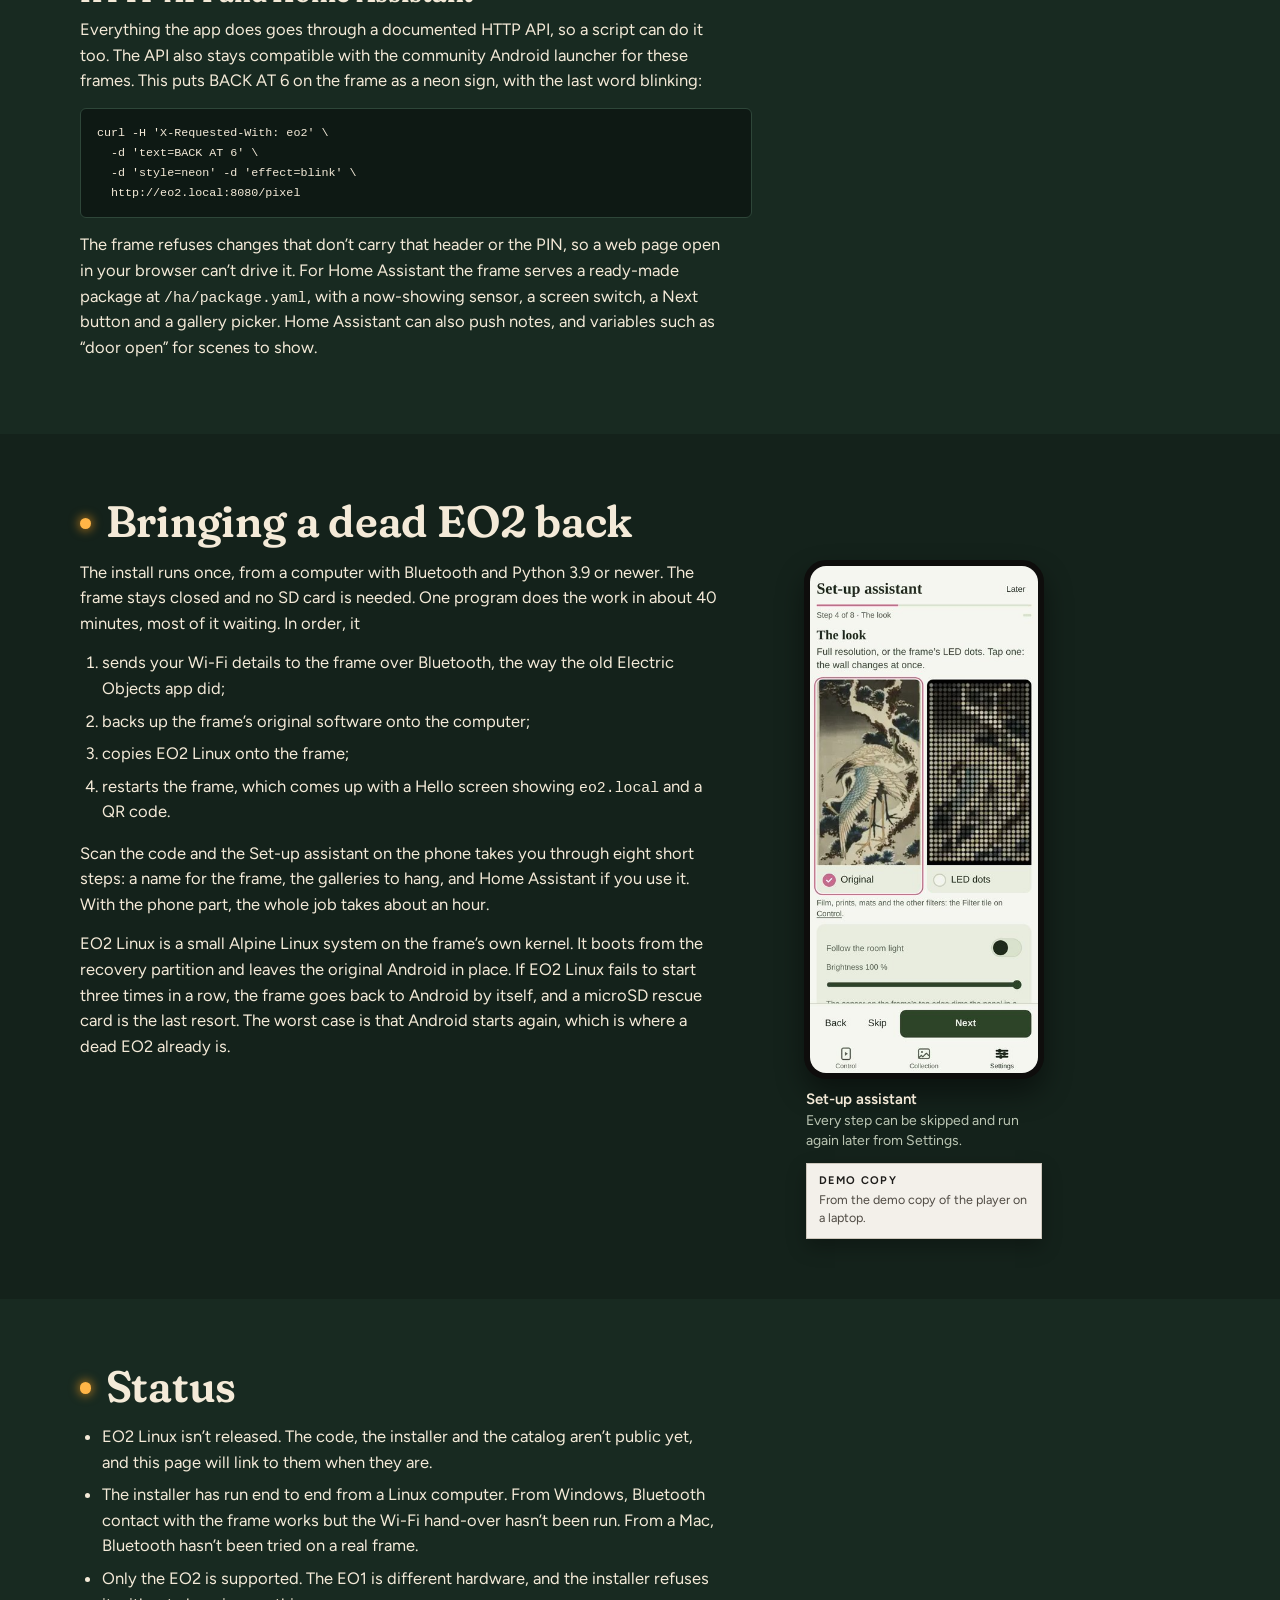
<file: more.html>
<!doctype html>
<html lang="en">
<head>
<meta charset="utf-8">
<meta name="viewport" content="width=device-width,initial-scale=1,viewport-fit=cover">
<title>EO2 Linux: all the details</title>
<meta name="description" content="Everything EO2 Linux does on the Electric Objects EO2 art frame: the art and its credits, clocks, machines and games, location and filters, the phone app, adding your own scenes and packs, the install and the status.">
<link rel="canonical" href="https://auntiepickle.github.io/eo2-linux-showcase/more.html">
<link rel="icon" href="img/favicon.svg" type="image/svg+xml">
<link rel="icon" href="img/favicon-32.png" sizes="32x32" type="image/png">
<link rel="apple-touch-icon" href="img/apple-touch-icon.png">
<link rel="preload" href="fonts/figtree.woff2" as="font" type="font/woff2" crossorigin>
<link rel="preload" href="fonts/fraunces-roman.woff2" as="font" type="font/woff2" crossorigin>
<link rel="stylesheet" href="site.css">
<meta property="og:type" content="website">
<meta property="og:url" content="https://auntiepickle.github.io/eo2-linux-showcase/more.html">
<meta property="og:title" content="EO2 Linux: all the details">
<meta property="og:description" content="The art and its credits, clocks, machines and games, location and filters, the phone app, adding your own, the install and the status of EO2 Linux, new software for the Electric Objects EO2.">
<meta property="og:image" content="https://auntiepickle.github.io/eo2-linux-showcase/img/og.jpg">
<meta property="og:image:width" content="1200">
<meta property="og:image:height" content="630">
<meta property="og:image:alt" content="Illustration: an EO2 hung on a nail on green striped wallpaper, showing the Workshop machine, beside the EO2 Linux name and the note Not released yet">
<meta name="twitter:card" content="summary_large_image">
<meta name="twitter:title" content="EO2 Linux: all the details">
<meta name="twitter:description" content="The art and its credits, clocks, machines and games, location and filters, the phone app, adding your own, the install and the status of EO2 Linux, new software for the Electric Objects EO2.">
<meta name="twitter:image" content="https://auntiepickle.github.io/eo2-linux-showcase/img/og.jpg">
<meta name="twitter:image:alt" content="Illustration: an EO2 hung on a nail on green striped wallpaper, showing the Workshop machine, beside the EO2 Linux name and the note Not released yet">
<meta name="theme-color" content="#1E3328">
</head>
<body id="top">
<a class="skip" href="#main">Skip to the content</a>

<header class="pagehead">
  <div class="wrap">
    <nav class="topbar topbar--sub" aria-label="Site">
      <a class="brand" href="./"><img src="img/wordmark.svg" width="108" height="26" alt="EO2 Linux, the overview"></a>
      <a class="back" href="./">&larr; Back to the overview</a>
    </nav>
    <h1>All the details</h1>
    <p>Everything EO2 Linux does, how each picture on these pages was made, and where the project stands.</p>
    <ul class="toc" aria-label="On this page">
      <li><a href="#about">The frame</a></li>
      <li><a href="#art">Art</a></li>
      <li><a href="#clocks">Clocks and weather</a></li>
      <li><a href="#living">Living scenes</a></li>
      <li><a href="#machines">Machines</a></li>
      <li><a href="#games">Games</a></li>
      <li><a href="#day">Location and time of day</a></li>
      <li><a href="#filters">Filters</a></li>
      <li><a href="#app">The phone app</a></li>
      <li><a href="#yours">Adding your own</a></li>
      <li><a href="#revive">Bringing an EO2 back</a></li>
      <li><a href="#status">Status</a></li>
    </ul>
  </div>
</header>

<main id="main">

  <!-- ============================================================ THE FRAME -->
  <section id="about" class="band">
    <div class="wrap">
      <h2>The frame and the software</h2>
      <p>The Electric Objects EO2 is a screen in a picture frame, made in 2016 for hanging art on a wall. The frame relied on the company&rsquo;s servers, and when they went away the EO2s stopped working. An EO2 left on its original software usually shows &ldquo;Unable to reach Electric Objects servers&rdquo;.</p>
      <p>EO2 Linux is new software for the frame that needs no servers and no account. You control it from a phone on your home Wi-Fi. I built it for my own EO2, which runs it every day.</p>
      <div class="onwall">
        <a class="trio" href="media/mockups/eo2-trio-art-contraption-clock.jpg"><img loading="lazy" decoding="async" src="media/mockups/web/eo2-trio-art-contraption-clock.jpg" srcset="media/mockups/web/eo2-trio-art-contraption-clock.jpg 1200w, media/mockups/eo2-trio-art-contraption-clock.jpg 2400w" sizes="(min-width: 1160px) 780px, (min-width: 760px) 68vw, 100vw" width="1200" height="662" alt="Illustration: three EO2 frames on a wall, showing Hokusai's Yoro Waterfall in Mino Province, the Workshop machine and an analog clock"></a>
        <a class="single" href="media/mockups/eo2-wall-game-minigolf.jpg"><img loading="lazy" decoding="async" src="media/mockups/web/eo2-wall-game-minigolf.jpg" width="800" height="1075" alt="Illustration: one EO2 on a wall, playing Mini golf at the windmill hole"></a>
      </div>
      <p class="label"><span class="kind">Illustration</span>In these pictures the frames and the wall are drawn. The screens are captures from my frame, except the clock, which was rendered on a laptop.</p>
      <div class="facts">
        <div><b>Drawn on the frame</b><span>A 2016 board with four ARM Cortex-A5 cores and under 1&nbsp;GB of memory computes every scene.</span></div>
        <div><b>Up to 20 frames a second</b><span>Full-resolution scenes play at 1080&times;1920. The LED-dot looks run at up to 30.</span></div>
        <div><b>No account</b><span>Apart from setting its clock at start-up, the frame goes online only for what you switch on, such as the weather, museum art or a web page.</span></div>
        <div><b>Run from your phone</b><span>The frame serves its own app over Wi-Fi, so nothing comes from an app store. Home Assistant can control it too.</span></div>
      </div>
    </div>
  </section>

  <!-- ============================================================ WHAT IT SHOWS -->
  <section id="shows" class="band band--alt band--tight">
    <div class="wrap">
      <h2>What it shows</h2>
      <p>Everything on the frame is a piece in a gallery. You hang one or more galleries, and the frame moves through their pieces on a timer. Your own photos and videos go in from a phone.</p>
      <p class="label"><span class="kind">Captures and laptop renders</span>Unless a section says otherwise, the stills are screen captures from my frame. The clips were rendered on a laptop from the same scene code, at the panel&rsquo;s 1080&times;1920, with a made-up time and weather. Tap a clip for the full-size video.</p>
    </div>
  </section>

  <section id="art" class="band band--wall" aria-labelledby="h-art">
    <div class="wrap">
      <h3 id="h-art" class="first">Art</h3>
      <p class="sub">The project&rsquo;s catalog has nine galleries of public-domain art, from the Art Institute of Chicago, The Met, the Cleveland Museum of Art, Wikimedia Commons and the Library of Congress. A picture close to the panel&rsquo;s shape fills it and loses a little at the edges. One that would lose more than a fifth, such as a wide painting or a narrow pillar print, hangs whole with black bars.</p>
      <div class="hang hang--many">
        <figure class="work"><a class="frame" href="media/stills/eo2-art-hokusai-yoro-waterfall.jpg"><img loading="lazy" decoding="async" src="media/stills/web/eo2-art-hokusai-yoro-waterfall.jpg" width="540" height="960" alt="Yoro Waterfall in Mino Province, Katsushika Hokusai, c. 1833, on the frame"></a>
          <figcaption><cite>Yoro Waterfall in Mino Province</cite>Katsushika Hokusai, c.&nbsp;1833, from the series <i>Tour of the Waterfalls in Various Provinces</i>. Art Institute of Chicago.</figcaption></figure>
        <figure class="work"><a class="frame" href="media/stills/eo2-art-vermeer-water-pitcher.jpg"><img loading="lazy" decoding="async" src="media/stills/web/eo2-art-vermeer-water-pitcher.jpg" width="540" height="960" alt="Young Woman with a Water Pitcher, Johannes Vermeer, c. 1662, on the frame, with black bars above and below"></a>
          <figcaption><cite>Young Woman with a Water Pitcher</cite>Johannes Vermeer, c.&nbsp;1662. The Met.</figcaption></figure>
        <figure class="work"><a class="frame" href="media/stills/eo2-art-yoshitoshi-moon-smoke.jpg"><img loading="lazy" decoding="async" src="media/stills/web/eo2-art-yoshitoshi-moon-smoke.jpg" width="540" height="960" alt="Moon and Smoke, Tsukioka Yoshitoshi, 1886, on the frame"></a>
          <figcaption><cite>Moon and Smoke</cite>Tsukioka Yoshitoshi, 1886, from <i>One Hundred Aspects of the Moon</i>. Art Institute of Chicago.</figcaption></figure>
        <figure class="work"><a class="frame" href="media/stills/eo2-art-cassatt-the-letter.jpg"><img loading="lazy" decoding="async" src="media/stills/web/eo2-art-cassatt-the-letter.jpg" width="540" height="960" alt="The Letter, Mary Cassatt, 1890–91, on the frame"></a>
          <figcaption><cite>The Letter</cite>Mary Cassatt, 1890&ndash;91, color aquatint and drypoint. Art Institute of Chicago.</figcaption></figure>
        <figure class="work"><a class="frame" href="media/stills/eo2-art-hokusai-cranes.jpg"><img loading="lazy" decoding="async" src="media/stills/web/eo2-art-hokusai-cranes.jpg" width="540" height="960" alt="Cranes on Snow-Covered Pine, Katsushika Hokusai, c. 1834, on the frame"></a>
          <figcaption><cite>Cranes on Snow-Covered Pine</cite>Katsushika Hokusai, c.&nbsp;1834. Art Institute of Chicago.</figcaption></figure>
        <figure class="work"><a class="frame" href="media/stills/eo2-art-caillebotte-rainy-day.jpg"><img loading="lazy" decoding="async" src="media/stills/web/eo2-art-caillebotte-rainy-day.jpg" width="540" height="960" alt="Paris Street; Rainy Day, Gustave Caillebotte, 1877, on the frame, with black bars above and below"></a>
          <figcaption><cite>Paris Street; Rainy Day</cite>Gustave Caillebotte, 1877. Art Institute of Chicago.</figcaption></figure>
        <figure class="work"><a class="frame" href="media/stills/eo2-art-hiroshige-geese-moon.jpg"><img loading="lazy" decoding="async" src="media/stills/web/eo2-art-hiroshige-geese-moon.jpg" width="540" height="960" alt="Wild Geese Flying Across Full Moon, Utagawa Hiroshige, late 1830s, on the frame, with black bars at the sides"></a>
          <figcaption><cite>Wild Geese Flying Across Full Moon</cite>Utagawa Hiroshige, late 1830s. Art Institute of Chicago.</figcaption></figure>
        <figure class="work"><a class="frame" href="media/stills/eo2-art-degas-dancer-fan.jpg"><img loading="lazy" decoding="async" src="media/stills/web/eo2-art-degas-dancer-fan.jpg" width="540" height="960" alt="Dancer with a Fan, Edgar Degas, c. 1880, on the frame, with narrow black bars above and below"></a>
          <figcaption><cite>Dancer with a Fan</cite>Edgar Degas, c.&nbsp;1880, pastel. The Met.</figcaption></figure>
        <figure class="work"><a class="frame" href="media/stills/eo2-art-hiroshige-kingfisher.jpg"><img loading="lazy" decoding="async" src="media/stills/web/eo2-art-hiroshige-kingfisher.jpg" width="540" height="960" alt="Kingfisher above a Yellow-Flowered Water Plant, Utagawa Hiroshige, 1853, on the frame, with black bars at the sides"></a>
          <figcaption><cite>Kingfisher above a Yellow-Flowered Water Plant</cite>Utagawa Hiroshige, 1853. Art Institute of Chicago.</figcaption></figure>
        <figure class="work"><a class="frame" href="media/stills/eo2-art-monet-water-lilies.jpg"><img loading="lazy" decoding="async" src="media/stills/web/eo2-art-monet-water-lilies.jpg" width="540" height="960" alt="Water Lilies, Claude Monet, 1906, on the frame, with black bars above and below"></a>
          <figcaption><cite>Water Lilies</cite>Claude Monet, 1906. Art Institute of Chicago.</figcaption></figure>
      </div>
      <p class="label label--center"><span class="kind">Captures &middot; Gallery light</span>These captures were taken with the Gallery light filter on, which warms the picture and shades its edges.</p>
    </div>
  </section>

  <section class="band band--alt" aria-label="Clocks, living scenes, machines and games">
    <div class="wrap">
      <h3 id="clocks" class="first">Clocks and weather</h3>
      <p class="sub">The clock faces come at full resolution and as dot versions. The weather faces show the current conditions, the next 24 hours or the next five days. On the hour, a clockwork moment can take the screen for 8 to 15 seconds and then hand it back. Mine plays the glockenspiel on even hours and the engraved cuckoo on odd ones. The EO2 has no usable speaker, so the bells and the cuckoo make no sound.</p>
      <div class="grid" style="--cols:6">
        <figure><a class="frame" href="media/stills/eo2-clock-type.jpg"><img loading="lazy" decoding="async" src="media/stills/web/eo2-clock-type.jpg" width="540" height="960" alt="The Type clock: 10 over 09 in large light numerals, with Sunday 11 October below"></a>
          <figcaption><b>Type</b>The thin amber line under the minutes is the seconds.</figcaption></figure>
        <figure><a class="frame" href="media/stills/eo2-clock-wall.jpg"><img loading="lazy" decoding="async" src="media/stills/web/eo2-clock-wall.jpg" width="540" height="960" alt="The Wall clock at 10:09: a dark dial with twelve batons, three hands and the date below"></a>
          <figcaption><b>Wall clock</b>The amber second hand steps once a second, like a quartz clock.</figcaption></figure>
        <figure><a class="frame" href="media/stills/eo2-clock-word.jpg"><img loading="lazy" decoding="async" src="media/stills/web/eo2-clock-word.jpg" width="540" height="960" alt="The Word clock: a grid of letters with IT IS FIVE PAST TEN lit and four dots below"></a>
          <figcaption><b>Word clock</b>The dots count the minutes past the last five, so this one reads 10:09.</figcaption></figure>
        <figure><a class="frame" href="media/video-hd/eo2-swarm-clock-dots.mp4" aria-label="Swarm clock, full-size video"><video muted loop playsinline preload="none" data-poster="media/posters-sm/eo2-swarm-clock-dots.jpg" src="media/video-sm/eo2-swarm-clock-dots.mp4"></video></a>
          <figcaption><b>Swarm clock</b>Fireflies drawn in LED dots hold the time and swirl into the new digits at each minute.</figcaption></figure>
        <figure><a class="frame" href="media/video-hd/eo2-clockwork-glockenspiel.mp4" aria-label="Bavarian glockenspiel, full-size video"><video muted loop playsinline preload="none" data-poster="media/posters-sm/eo2-clockwork-glockenspiel.jpg" src="media/video-sm/eo2-clockwork-glockenspiel.mp4"></video></a>
          <figcaption><b>Bavarian glockenspiel</b>The big bell strikes once for each hour, after a peal of the small bells.</figcaption></figure>
        <figure><a class="frame" href="media/video-hd/eo2-clockwork-engraved-cuckoo.mp4" aria-label="Engraved cuckoo, full-size video"><video muted loop playsinline preload="none" data-poster="media/posters-sm/eo2-clockwork-engraved-cuckoo.jpg" src="media/video-sm/eo2-clockwork-engraved-cuckoo.mp4"></video></a>
          <figcaption><b>Engraved cuckoo</b>Drawn in code to look like a Victorian catalog plate, and animated like a paper cutout.</figcaption></figure>
      </div>
      <p class="label"><span class="kind">Laptop renders</span>The three clock faces were rendered on a laptop at a made-up time and date.</p>

      <h3 id="living">Living scenes</h3>
      <p class="sub">Most of these follow the light outside. The koi pond and the shadow play use the real sun and weather. The mobile and the turntable change with the time of day.</p>
      <div class="grid" style="--cols:4">
        <figure><a class="frame" href="media/video-hd/eo2-koi-pond.mp4" aria-label="Koi pond, full-size video"><video muted loop playsinline preload="none" data-poster="media/posters-sm/eo2-koi-pond.jpg" src="media/video-sm/eo2-koi-pond.mp4"></video></a>
          <figcaption><b>Koi pond</b>Rain puts rings on the water, and the fallen leaf changes with the season.</figcaption></figure>
        <figure><a class="frame" href="media/video-hd/eo2-shadowplay.mp4" aria-label="Shadow play, full-size video"><video muted loop playsinline preload="none" data-poster="media/posters-sm/eo2-shadowplay.jpg" src="media/video-sm/eo2-shadowplay.mp4"></video></a>
          <figcaption><b>Shadow play</b>The patch of sun sits where the real sun would put it and moves across the wall through the day.</figcaption></figure>
        <figure><a class="frame" href="media/video-hd/eo2-turntable.mp4" aria-label="Turntable, full-size video"><video muted loop playsinline preload="none" data-poster="media/posters-sm/eo2-turntable.jpg" src="media/video-sm/eo2-turntable.mp4"></video></a>
          <figcaption><b>Turntable</b>When Now playing is on, the label shows the track you&rsquo;re listening to.</figcaption></figure>
        <figure><a class="frame" href="media/stills/eo2-living-mobile.jpg"><img loading="lazy" decoding="async" src="media/stills/web/eo2-living-mobile.jpg" width="540" height="960" alt="A hanging mobile of black, red and yellow painted plates against a pale wall"></a>
          <figcaption><b>Mobile</b>At night it hangs in the warm pool of a lamp.</figcaption></figure>
      </div>

      <h3 id="machines">Machines</h3>
      <p class="sub">Each machine is a chain reaction down a tall wall, with a branch that splits and has to come back together before the end. The part about to move glows for a moment first, so you can follow it from across the room. Runs vary in small ways, like a ball stalling on a plank or the lighter&rsquo;s first click failing.</p>
      <div class="grid" style="--cols:4">
        <figure><a class="frame" href="media/video-hd/eo2-contraption-workshop.mp4" aria-label="Workshop, full-size video"><video muted loop playsinline preload="none" data-poster="media/posters-sm/eo2-contraption-workshop.jpg" src="media/video-sm/eo2-contraption-workshop.mp4"></video></a>
          <figcaption><b>Workshop</b>A dipping bird starts it, and a carved bird springs from a crate at the end.</figcaption></figure>
        <figure><a class="frame" href="media/video-hd/eo2-contraption-kitchen.mp4" aria-label="Kitchen, full-size video"><video muted loop playsinline preload="none" data-poster="media/posters-sm/eo2-contraption-kitchen.jpg" src="media/video-sm/eo2-contraption-kitchen.mp4"></video></a>
          <figcaption><b>Kitchen</b>The toaster pops two slices, one to turn on the gas and one to pull the lighter.</figcaption></figure>
        <figure><a class="frame" href="media/video-hd/eo2-contraption-garden-shed.mp4" aria-label="Garden shed, full-size video"><video muted loop playsinline preload="none" data-poster="media/posters-sm/eo2-contraption-garden-shed.jpg" src="media/video-sm/eo2-contraption-garden-shed.mp4"></video></a>
          <figcaption><b>Garden shed</b>The water splits at a Y, and both latches must lift before the gate opens.</figcaption></figure>
      </div>

      <h3 id="games">Games</h3>
      <p class="sub">The frame plays these itself. Shots, misses and the marbles&rsquo; routes are worked out fresh each run.</p>
      <div class="grid" style="--cols:4">
        <figure><a class="frame" href="media/video-hd/eo2-marble-race-sky-gantry.mp4" aria-label="Sky gantry race, full-size video"><video muted loop playsinline preload="none" data-poster="media/posters-sm/eo2-marble-race-sky-gantry.jpg" src="media/video-sm/eo2-marble-race-sky-gantry.mp4"></video></a>
          <figcaption><b>Sky gantry race</b>A marble that falls sits out three seconds at its checkpoint while the others go by.</figcaption></figure>
        <figure><a class="frame" href="media/video-hd/eo2-marble-machine.mp4" aria-label="Marble run, full-size video"><video muted loop playsinline preload="none" data-poster="media/posters-sm/eo2-marble-machine.jpg" src="media/video-sm/eo2-marble-machine.mp4"></video></a>
          <figcaption><b>Marble run</b>Each run rolls a different marble, and the label at the top names it.</figcaption></figure>
        <figure><a class="frame" href="media/video-hd/eo2-minigolf.mp4" aria-label="Mini golf, full-size video"><video muted loop playsinline preload="none" data-poster="media/posters-sm/eo2-minigolf.jpg" src="media/video-sm/eo2-minigolf.mp4"></video></a>
          <figcaption><b>Mini golf</b>Two or three players take turns, and after six holes a plaque names the winner.</figcaption></figure>
        <figure><a class="frame" href="media/video-hd/eo2-pool.mp4" aria-label="Pool hall, full-size video"><video muted loop playsinline preload="none" data-poster="media/posters-sm/eo2-pool.jpg" src="media/video-sm/eo2-pool.mp4"></video></a>
          <figcaption><b>Pool hall</b>Two players you never see play 8-ball, and the slate above the table keeps the score.</figcaption></figure>
      </div>
    </div>
  </section>

  <!-- ============================================================ LOCATION AND TIME OF DAY -->
  <section id="day" class="band">
    <div class="wrap">
      <h2>Location and time of day</h2>
      <p>Pick your town in the app, or type coordinates. The frame keeps the location in its own settings and works out sunrise, sunset and where the sun and moon stand without going online. Those times are good to about a minute. For the weather it sends only the coordinates to Open-Meteo, every 15 minutes, with no account or key. Turn the weather off and nothing is sent.</p>
      <p>Scenes use all of this. Clocks turn amber at night. The koi pond gets a lantern and the moon after dark, and rain rings when it rains. Art &amp; weather picks a painting to suit the season, the weather and the hour. Quiet hours turn the screen off at night, and a schedule can switch the gallery, the filter or the screen for up to four parts of the day.</p>
      <p>Without a location, sunrise and sunset are guessed as 6:30&nbsp;a.m. and 6:30&nbsp;p.m., and the weather faces say NO WEATHER and why. The frame has no clock battery, so after a power cut the clocks show &ldquo;Waiting for the time&rdquo; until it is back online.</p>
      <p class="label"><span class="kind">Laptop renders</span>These were rendered on a laptop with the player&rsquo;s own code, for Paris with made-up weather.</p>

      <h4>Koi pond</h4>
      <div class="strip">
        <figure><a class="frame" href="media/world/eo2-world-koi-afternoon.jpg"><img loading="lazy" decoding="async" src="media/world/thumb/eo2-world-koi-afternoon.jpg" srcset="media/world/thumb/eo2-world-koi-afternoon.jpg 360w, media/world/web/eo2-world-koi-afternoon.jpg 540w" sizes="(min-width: 720px) 190px, 31vw" width="360" height="640" alt="The koi pond on a clear afternoon, with sunlight rippling over the bottom"></a><figcaption>Afternoon</figcaption></figure>
        <figure><a class="frame" href="media/world/eo2-world-koi-rain.jpg"><img loading="lazy" decoding="async" src="media/world/thumb/eo2-world-koi-rain.jpg" srcset="media/world/thumb/eo2-world-koi-rain.jpg 360w, media/world/web/eo2-world-koi-rain.jpg 540w" sizes="(min-width: 720px) 190px, 31vw" width="360" height="640" alt="The koi pond in heavy rain, with rings spreading on the water"></a><figcaption>Rain</figcaption></figure>
        <figure><a class="frame" href="media/world/eo2-world-koi-night.jpg"><img loading="lazy" decoding="async" src="media/world/thumb/eo2-world-koi-night.jpg" srcset="media/world/thumb/eo2-world-koi-night.jpg 360w, media/world/web/eo2-world-koi-night.jpg 540w" sizes="(min-width: 720px) 190px, 31vw" width="360" height="640" alt="The koi pond at night, with the moon on the water"></a><figcaption>Night</figcaption></figure>
      </div>

      <h4>Sky window</h4>
      <p class="sub">A photographic sky with the sun and moon where they really stand, the stars, and clouds taken from the forecast.</p>
      <div class="strip">
        <figure><a class="frame" href="media/world/eo2-world-sky-window-dawn.jpg"><img loading="lazy" decoding="async" src="media/world/thumb/eo2-world-sky-window-dawn.jpg" srcset="media/world/thumb/eo2-world-sky-window-dawn.jpg 360w, media/world/web/eo2-world-sky-window-dawn.jpg 540w" sizes="(min-width: 720px) 190px, 31vw" width="360" height="640" alt="The sky window at dawn: a band of orange light over dark woods"></a><figcaption>Dawn</figcaption></figure>
        <figure><a class="frame" href="media/world/eo2-world-sky-window-midday.jpg"><img loading="lazy" decoding="async" src="media/world/thumb/eo2-world-sky-window-midday.jpg" srcset="media/world/thumb/eo2-world-sky-window-midday.jpg 360w, media/world/web/eo2-world-sky-window-midday.jpg 540w" sizes="(min-width: 720px) 190px, 31vw" width="360" height="640" alt="The sky window at midday, with white clouds in a blue sky"></a><figcaption>Midday</figcaption></figure>
        <figure><a class="frame" href="media/world/eo2-world-sky-window-sunset.jpg"><img loading="lazy" decoding="async" src="media/world/thumb/eo2-world-sky-window-sunset.jpg" srcset="media/world/thumb/eo2-world-sky-window-sunset.jpg 360w, media/world/web/eo2-world-sky-window-sunset.jpg 540w" sizes="(min-width: 720px) 190px, 31vw" width="360" height="640" alt="The sky window at sunset, with pink clouds over the woods"></a><figcaption>Sunset</figcaption></figure>
        <figure><a class="frame" href="media/world/eo2-world-sky-window-night.jpg"><img loading="lazy" decoding="async" src="media/world/thumb/eo2-world-sky-window-night.jpg" srcset="media/world/thumb/eo2-world-sky-window-night.jpg 360w, media/world/web/eo2-world-sky-window-night.jpg 540w" sizes="(min-width: 720px) 190px, 31vw" width="360" height="640" alt="The sky window at night, with the moon over dark woods"></a><figcaption>Night</figcaption></figure>
      </div>

      <h4>Weather now</h4>
      <div class="strip">
        <figure><a class="frame" href="media/world/eo2-world-weather-sun.jpg"><img loading="lazy" decoding="async" src="media/world/thumb/eo2-world-weather-sun.jpg" srcset="media/world/thumb/eo2-world-weather-sun.jpg 360w, media/world/web/eo2-world-weather-sun.jpg 540w" sizes="(min-width: 720px) 190px, 31vw" width="360" height="640" alt="Weather now on a clear day: 24 degrees, the high and low, wind, humidity, sunrise and sunset"></a><figcaption>Sun</figcaption></figure>
        <figure><a class="frame" href="media/world/eo2-world-weather-rain.jpg"><img loading="lazy" decoding="async" src="media/world/thumb/eo2-world-weather-rain.jpg" srcset="media/world/thumb/eo2-world-weather-rain.jpg 360w, media/world/web/eo2-world-weather-rain.jpg 540w" sizes="(min-width: 720px) 190px, 31vw" width="360" height="640" alt="Weather now in the rain: 14 degrees, the high and low, wind, humidity and an 80 percent chance of rain"></a><figcaption>Rain</figcaption></figure>
        <figure><a class="frame" href="media/world/eo2-world-weather-snow.jpg"><img loading="lazy" decoding="async" src="media/world/thumb/eo2-world-weather-snow.jpg" srcset="media/world/thumb/eo2-world-weather-snow.jpg 360w, media/world/web/eo2-world-weather-snow.jpg 540w" sizes="(min-width: 720px) 190px, 31vw" width="360" height="640" alt="Weather now in snow: minus 3 degrees, the high and low, wind, humidity and the rain chance"></a><figcaption>Snow</figcaption></figure>
      </div>

      <h4>Shadow play</h4>
      <p class="sub">The real sun places the patch of light and sets its color, white at noon and gold when the sun is low.</p>
      <div class="strip">
        <figure><a class="frame" href="media/world/eo2-world-shadowplay-morning.jpg"><img loading="lazy" decoding="async" src="media/world/thumb/eo2-world-shadowplay-morning.jpg" srcset="media/world/thumb/eo2-world-shadowplay-morning.jpg 360w, media/world/web/eo2-world-shadowplay-morning.jpg 540w" sizes="(min-width: 720px) 190px, 31vw" width="360" height="640" alt="Shadow play in the morning: leaf shadows in a white patch of sun on the wall"></a><figcaption>Morning</figcaption></figure>
        <figure><a class="frame" href="media/world/eo2-world-shadowplay-evening.jpg"><img loading="lazy" decoding="async" src="media/world/thumb/eo2-world-shadowplay-evening.jpg" srcset="media/world/thumb/eo2-world-shadowplay-evening.jpg 360w, media/world/web/eo2-world-shadowplay-evening.jpg 540w" sizes="(min-width: 720px) 190px, 31vw" width="360" height="640" alt="Shadow play in the evening: the patch of light sits higher on the wall and has turned gold"></a><figcaption>Evening</figcaption></figure>
      </div>
    </div>
  </section>

  <!-- ============================================================ FILTERS -->
  <section id="filters" class="band band--wall">
    <div class="wrap">
      <h2>Filters</h2>
      <p>Everything the frame shows passes through one filter. Original leaves the picture alone. The rest come in five families: Light, Film, Print, Mat and Pixel. You can set a filter for the whole wall, for one gallery or for a single piece, and the schedule can change it, for example to Evening from 9&nbsp;p.m.</p>
      <p>Some filters only touch some pieces. Risograph and Newsprint change still pictures only, film grain doesn&rsquo;t show on anything that moves, and the picker grays out a filter that would do nothing to the piece on the wall.</p>
      <p class="label"><span class="kind">Laptop renders</span>These were rendered on a laptop through the player&rsquo;s own code. The picture is Hiroshige&rsquo;s <cite>Plum Garden at Kameido</cite>, cropped to fill the panel.</p>
      <div class="cycle">
        <figure class="lead"><a class="frame" href="media/looks/eo2-filters-cycle-1080.mp4" aria-label="Ten filters in turn, full-size video"><video muted loop playsinline preload="none" data-poster="media/looks/eo2-filters-cycle.jpg" src="media/looks/eo2-filters-cycle.mp4"></video></a>
          <figcaption><b>Ten filters in turn</b>Original, Gallery light, Evening, Black &amp; white, Sepia, Cyanotype, Risograph, Newsprint, Linen and Sage, on the same picture.</figcaption></figure>
        <figure><a class="frame" href="media/looks/eo2-filter-original.jpg"><img loading="lazy" decoding="async" src="media/looks/thumb/eo2-filter-original.jpg" srcset="media/looks/thumb/eo2-filter-original.jpg 360w, media/looks/web/eo2-filter-original.jpg 540w" sizes="(min-width: 1024px) 200px, 45vw" width="360" height="640" alt="Plum Garden at Kameido with no filter"></a>
          <figcaption><b>Original</b></figcaption></figure>
        <figure><a class="frame" href="media/looks/eo2-filter-gallery.jpg"><img loading="lazy" decoding="async" src="media/looks/thumb/eo2-filter-gallery.jpg" srcset="media/looks/thumb/eo2-filter-gallery.jpg 360w, media/looks/web/eo2-filter-gallery.jpg 540w" sizes="(min-width: 1024px) 200px, 45vw" width="360" height="640" alt="Plum Garden at Kameido under Gallery light: warmer, with the edges in shade"></a>
          <figcaption><b>Gallery light</b>The edges fall into shade, as under a museum&rsquo;s picture light.</figcaption></figure>
        <figure><a class="frame" href="media/looks/eo2-filter-film_bw.jpg"><img loading="lazy" decoding="async" src="media/looks/thumb/eo2-filter-film_bw.jpg" srcset="media/looks/thumb/eo2-filter-film_bw.jpg 360w, media/looks/web/eo2-filter-film_bw.jpg 540w" sizes="(min-width: 1024px) 200px, 45vw" width="360" height="640" alt="Plum Garden at Kameido in black and white"></a>
          <figcaption><b>Black &amp; white</b>The Film filters add a fine grain to still pictures.</figcaption></figure>
        <figure><a class="frame" href="media/looks/eo2-filter-cyanotype.jpg"><img loading="lazy" decoding="async" src="media/looks/thumb/eo2-filter-cyanotype.jpg" srcset="media/looks/thumb/eo2-filter-cyanotype.jpg 360w, media/looks/web/eo2-filter-cyanotype.jpg 540w" sizes="(min-width: 1024px) 200px, 45vw" width="360" height="640" alt="Plum Garden at Kameido as a cyanotype, in Prussian blue and white"></a>
          <figcaption><b>Cyanotype</b>The picture becomes a sun print in Prussian blue.</figcaption></figure>
        <figure><a class="frame" href="media/looks/eo2-filter-riso.jpg"><img loading="lazy" decoding="async" src="media/looks/thumb/eo2-filter-riso.jpg" srcset="media/looks/thumb/eo2-filter-riso.jpg 360w, media/looks/web/eo2-filter-riso.jpg 540w" sizes="(min-width: 1024px) 200px, 45vw" width="360" height="640" alt="Plum Garden at Kameido as a risograph print in pink and blue halftone dots"></a>
          <figcaption><b>Risograph</b>Two inks go through halftone screens, and only still pictures change.</figcaption></figure>
        <figure><a class="frame" href="media/looks/eo2-filter-mat_linen.jpg"><img loading="lazy" decoding="async" src="media/looks/thumb/eo2-filter-mat_linen.jpg" srcset="media/looks/thumb/eo2-filter-mat_linen.jpg 360w, media/looks/web/eo2-filter-mat_linen.jpg 540w" sizes="(min-width: 1024px) 200px, 45vw" width="360" height="640" alt="Plum Garden at Kameido in a linen mat"></a>
          <figcaption><b>Linen</b>The mat has a beveled edge and casts a soft shadow.</figcaption></figure>
      </div>

      <h3 id="pixel">Pixel filters</h3>
      <p class="sub">The Pixel filters redraw pictures and scenes as a grid of dots, 54 across and 96 down by default. Besides LED dots, others copy old screens: a vacuum fluorescent display, a green handheld LCD, CRT scanlines, an amber terminal and a 16-color fantasy console. Each keeps its own settings for dot shape, spacing and glow, and all of them run scenes at up to 30 frames a second.</p>
      <p class="label"><span class="kind">Laptop renders</span>These were also rendered on a laptop through the player&rsquo;s own code. The subject is the ocean sunset, one of the original pixel scenes.</p>
      <div class="cycle">
        <figure class="lead"><a class="frame" href="media/looks/eo2-modes-cycle-1080.mp4" aria-label="Eight Pixel filters in turn, full-size video"><video muted loop playsinline preload="none" data-poster="media/looks/eo2-modes-cycle.jpg" src="media/looks/eo2-modes-cycle.mp4"></video></a>
          <figcaption><b>Eight Pixel filters in turn</b>LED dots, Neon, Vacuum fluorescent, LCD grid, Green handheld LCD, CRT scanlines, Amber monochrome and Fantasy console, on the same scene.</figcaption></figure>
        <figure><a class="frame" href="media/looks/eo2-mode-led.jpg"><img loading="lazy" decoding="async" src="media/looks/thumb/eo2-mode-led.jpg" srcset="media/looks/thumb/eo2-mode-led.jpg 360w, media/looks/web/eo2-mode-led.jpg 540w" sizes="(min-width: 1024px) 200px, 45vw" width="360" height="640" alt="The ocean sunset scene in round LED dots"></a>
          <figcaption><b>LED dots</b>The default.</figcaption></figure>
        <figure><a class="frame" href="media/looks/eo2-mode-vfd.jpg"><img loading="lazy" decoding="async" src="media/looks/thumb/eo2-mode-vfd.jpg" srcset="media/looks/thumb/eo2-mode-vfd.jpg 360w, media/looks/web/eo2-mode-vfd.jpg 540w" sizes="(min-width: 1024px) 200px, 45vw" width="360" height="640" alt="The ocean sunset scene as blue-green glowing segments on black"></a>
          <figcaption><b>Vacuum fluorescent</b>Blue-green segments glow on black, like an old stereo display.</figcaption></figure>
        <figure><a class="frame" href="media/looks/eo2-mode-green-lcd.jpg"><img loading="lazy" decoding="async" src="media/looks/thumb/eo2-mode-green-lcd.jpg" srcset="media/looks/thumb/eo2-mode-green-lcd.jpg 360w, media/looks/web/eo2-mode-green-lcd.jpg 540w" sizes="(min-width: 1024px) 200px, 45vw" width="360" height="640" alt="The ocean sunset scene in four shades of pea green"></a>
          <figcaption><b>Green handheld LCD</b>The palette has four pea greens, with dithering and a little ghosting.</figcaption></figure>
        <figure><a class="frame" href="media/looks/eo2-mode-crt.jpg"><img loading="lazy" decoding="async" src="media/looks/thumb/eo2-mode-crt.jpg" srcset="media/looks/thumb/eo2-mode-crt.jpg 360w, media/looks/web/eo2-mode-crt.jpg 540w" sizes="(min-width: 1024px) 200px, 45vw" width="360" height="640" alt="The ocean sunset scene as bright beams over dark scanlines"></a>
          <figcaption><b>CRT scanlines</b>Bright beams sit over dark scanlines, like an arcade monitor.</figcaption></figure>
        <figure><a class="frame" href="media/looks/eo2-mode-amber.jpg"><img loading="lazy" decoding="async" src="media/looks/thumb/eo2-mode-amber.jpg" srcset="media/looks/thumb/eo2-mode-amber.jpg 360w, media/looks/web/eo2-mode-amber.jpg 540w" sizes="(min-width: 1024px) 200px, 45vw" width="360" height="640" alt="The ocean sunset scene in amber on black"></a>
          <figcaption><b>Amber monochrome</b>The old picture fades slowly when a new one arrives, like phosphor afterglow.</figcaption></figure>
        <figure><a class="frame" href="media/looks/eo2-mode-fantasy.jpg"><img loading="lazy" decoding="async" src="media/looks/thumb/eo2-mode-fantasy.jpg" srcset="media/looks/thumb/eo2-mode-fantasy.jpg 360w, media/looks/web/eo2-mode-fantasy.jpg 540w" sizes="(min-width: 1024px) 200px, 45vw" width="360" height="640" alt="The ocean sunset scene in a dithered 16-color palette"></a>
          <figcaption><b>Fantasy console</b>Every color comes from a fixed 16-color palette, with dithering.</figcaption></figure>
      </div>
    </div>
  </section>

  <!-- ============================================================ THE PHONE APP -->
  <section id="app" class="band">
    <div class="wrap">
      <h2>The phone app</h2>
      <p>The app is a web page that the frame serves itself. Open <code>eo2.local</code> on a phone on the same Wi-Fi and add it to the Home Screen. There are three tabs: Control, Collection and Settings.</p>
      <p>Control is the remote, with Previous, Favourite, This piece and Next, and an Up next row with Skip. The Collection holds the galleries, sorted into wings, and takes photos and videos from the camera roll. Leave a note puts a short message over the art for a minute, in one of seven styles, such as LED letters or a newspaper headline. With Now playing set up, the frame can show the track you&rsquo;re playing on Jellyfin, Spotify or Home Assistant. A PIN is optional. Once it&rsquo;s set, every change needs it.</p>
      <p class="label"><span class="kind">Demo copy</span>The screenshots come from a demo copy of the player on a laptop, with only public content and a made-up date and place.</p>
      <div class="phones phones--six">
        <figure><a class="phone" href="media/app/eo2-app-control.png"><img loading="lazy" decoding="async" src="media/app/web/eo2-app-control.jpg" width="390" height="844" alt="The Control tab with Hokusai's Cranes on Snow-Covered Pine on the wall, the Previous, Favourite, This piece and Next keys, the Up next row and the Screen, Filter and Auto-brightness tiles"></a>
          <figcaption><b>Control</b>Tap the picture for the piece&rsquo;s own options, including a filter of its own.</figcaption></figure>
        <figure><a class="phone" href="media/app/eo2-app-collection.png"><img loading="lazy" decoding="async" src="media/app/web/eo2-app-collection.jpg" width="390" height="844" alt="The Collection tab: the piece on the wall at the top, the wing chips, and five galleries in the Pictures wing"></a>
          <figcaption><b>Collection</b>The wings are Pictures, Living scenes, Games and Clocks &amp; notes.</figcaption></figure>
        <figure><a class="phone" href="media/app/eo2-app-gallery.png"><img loading="lazy" decoding="async" src="media/app/web/eo2-app-gallery.jpg" width="390" height="844" alt="The Japanese woodblock prints gallery: 38 prints, on the wall with one other gallery, with Hang only this and Take it down"></a>
          <figcaption><b>A gallery</b>Several galleries can hang at once, in order, shuffled or by share.</figcaption></figure>
        <figure><a class="phone" href="media/app/eo2-app-filter-picker.png"><img loading="lazy" decoding="async" src="media/app/web/eo2-app-filter-picker.jpg" width="390" height="844" alt="The filter picker with the Print family open and Cyanotype picked; the preview behind it has already turned blue"></a>
          <figcaption><b>Filter picker</b>The frame switches as soon as you tap, and the line under the strip says what the filter does.</figcaption></figure>
        <figure><a class="phone" href="media/app/eo2-app-scenes.png"><img loading="lazy" decoding="async" src="media/app/web/eo2-app-scenes.jpg" width="390" height="844" alt="All live pieces, scrolled to the loop scenes: campfire, aquarium, city night, snow forest, space, garden, rainy window, lighthouse, koi pond and more"></a>
          <figcaption><b>All live pieces</b>The frame draws a loop scene once, a few seconds long, and repeats it.</figcaption></figure>
        <figure><a class="phone" href="media/app/eo2-app-settings-moments.png"><img loading="lazy" decoding="async" src="media/app/web/eo2-app-settings-moments.jpg" width="390" height="844" alt="Settings, Moments: the clockwork styles to choose from, with the Bavarian glockenspiel picked"></a>
          <figcaption><b>Moments</b>You can set up to 12, on the hour or at set times, with a window when they stay quiet.</figcaption></figure>
      </div>
    </div>
  </section>

  <!-- ============================================================ ADDING YOUR OWN -->
  <section id="yours" class="band band--alt">
    <div class="wrap">
      <h2>Adding your own</h2>
      <p>Packs, scenes, sources and web pages are all plain files, and the frame has an HTTP API for everything the app does. None of this is published yet. When the source code and the project catalog are public, this page will link to them.</p>

      <h3 id="packs">Packs and catalogs</h3>
      <div class="split">
        <div>
          <p>Galleries come as packs. A pack is one <code>.eo2pack</code> file, a zip with a manifest, previews and the pieces, and each piece can carry its title, credit, license and source. A catalog is a plain <code>index.json</code> that lists packs. It can live on any static web host, on a computer at home or on the frame itself.</p>
          <p>You add a pack from the app&rsquo;s Catalog, from a file on your phone or from a link. The frame checks every file&rsquo;s size and checksum before anything reaches the collection, and a pack goes in whole or not at all. Updating or removing a pack leaves the files you&rsquo;ve edited alone.</p>
          <p>The project&rsquo;s catalog has eleven galleries so far. Two hold scenes. The other nine are public-domain art, and each work&rsquo;s public-domain status is checked again at its source when the pack is built:</p>
          <ul class="packs">
            <li>Public domain paintings (28)</li>
            <li>Impressionists (34)</li>
            <li>Dutch and Flemish masters (33)</li>
            <li>Japanese woodblock prints (38)</li>
            <li>Old masters and Renaissance (35)</li>
            <li>Landscapes and skies (59)</li>
            <li>Western landscapes (66)</li>
            <li>Cabinet of art (69)</li>
            <li>Street art, public domain (56)</li>
          </ul>
        </div>
        <figure><a class="phone" href="media/app/eo2-app-catalog.png"><img loading="lazy" decoding="async" src="media/app/web/eo2-app-catalog.jpg" width="390" height="844" alt="The Catalog: the Dutch and Flemish masters pack, already in the collection, with its preview sheet of portraits open"></a>
          <figcaption><b>Catalog</b>Scene galleries carry a contains-code badge, and the frame asks before adding one.<span class="label"><span class="kind">Demo copy</span>From the demo copy of the player on a laptop.</span></figcaption></figure>
      </div>

      <h3 id="scenes">Scenes</h3>
      <div class="split">
        <div>
          <p>A scene is a small Python file. A live scene defines <code>frame(i)</code>, which returns the picture for frame number <code>i</code> as an array of colors. Put the file in a folder on the frame, or upload it from the phone (that needs the PIN and your OK), and add it to a gallery. Scenes can also draw at full resolution and read the time, the sun and the weather.</p>
          <pre><code>import numpy as np

COLS, ROWS = 54, 96
FPS = 30

_y, _x = np.mgrid[0:ROWS, 0:COLS].astype(np.float32)


def frame(i):
    t = i / FPS
    <span class="c"># three slow waves ...</span>
    np.sin(_x / 7.0 + t * 0.6, out=_v)
    np.sin(_y / 9.0 - t * 0.8, out=_t)
    np.add(_v, _t, out=_v)
    np.sin((_x + _y) / 13.0 + t * 0.4, out=_t)
    <span class="c"># ... summed: -3..3</span>
    np.add(_v, _t, out=_v)
    <span class="c"># one palette turn across the range</span>
    np.multiply(_v, 256 / 6.0, out=_v)
    <span class="c"># and the palette slowly turns</span>
    np.add(_v, 128 + i * 0.4, out=_v)
    return PALETTE[_v.astype(np.int32) &amp; 255]</code></pre>
          <p class="sub">The core of <code>plasma_live.py</code>. The palette and the scratch arrays <code>_v</code> and <code>_t</code> are set up a few lines above.</p>
          <p>A scene is a program with access to your network, so an uploaded one only runs after a PIN is set and you confirm it.</p>
        </div>
        <figure><a class="frame" href="media/community/eo2-plasma-dots-1080.mp4" aria-label="The plasma scene in LED dots, full-size video"><video muted loop playsinline preload="none" data-poster="media/community/eo2-plasma-dots.jpg" src="media/community/eo2-plasma-dots.mp4"></video></a>
          <figcaption><b>Plasma</b>On the frame the scene runs at about 25 frames a second.<span class="label"><span class="kind">Laptop render</span>This clip was rendered on a laptop.</span></figcaption></figure>
      </div>

      <h3 id="sources">Sources and web pages</h3>
      <p>Integrations fill a gallery from somewhere else: the Art Institute of Chicago, The Met, Wikimedia Commons, RSS and other feeds, a folder, or an Immich server. A new source is one Python file that brings its own settings form to the app. The Lorem Picsum example is about 30 lines. Adding one needs SSH for now.</p>
      <p>A web page can hang like a picture. A <code>.web.json</code> file points at any page, or at one of the bundled ones: weather, an agenda, a note, picture of the day, words for the day, Home Assistant tiles or generative art. The frame renders the page for the panel and refreshes it while it&rsquo;s up.</p>

      <h3 id="api">HTTP API and Home Assistant</h3>
      <p>Everything the app does goes through a documented HTTP API, so a script can do it too. The API also stays compatible with the community Android launcher for these frames. This puts BACK AT 6 on the frame as a neon sign, with the last word blinking:</p>
      <pre><code>curl -H 'X-Requested-With: eo2' \
  -d 'text=BACK AT 6' \
  -d 'style=neon' -d 'effect=blink' \
  http://eo2.local:8080/pixel</code></pre>
      <p>The frame refuses changes that don&rsquo;t carry that header or the PIN, so a web page open in your browser can&rsquo;t drive it. For Home Assistant the frame serves a ready-made package at <code>/ha/package.yaml</code>, with a now-showing sensor, a screen switch, a Next button and a gallery picker. Home Assistant can also push notes, and variables such as &ldquo;door open&rdquo; for scenes to show.</p>
    </div>
  </section>

  <!-- ============================================================ BRINGING A DEAD EO2 BACK -->
  <section id="revive" class="band">
    <div class="wrap">
      <h2>Bringing a dead EO2 back</h2>
      <div class="split">
        <div>
          <p>The install runs once, from a computer with Bluetooth and Python 3.9 or newer. The frame stays closed and no SD card is needed. One program does the work in about 40 minutes, most of it waiting. In order, it</p>
          <ol class="install">
            <li>sends your Wi-Fi details to the frame over Bluetooth, the way the old Electric Objects app did;</li>
            <li>backs up the frame&rsquo;s original software onto the computer;</li>
            <li>copies EO2 Linux onto the frame;</li>
            <li>restarts the frame, which comes up with a Hello screen showing <code>eo2.local</code> and a QR code.</li>
          </ol>
          <p>Scan the code and the Set-up assistant on the phone takes you through eight short steps: a name for the frame, the galleries to hang, and Home Assistant if you use it. With the phone part, the whole job takes about an hour.</p>
          <p>EO2 Linux is a small Alpine Linux system on the frame&rsquo;s own kernel. It boots from the recovery partition and leaves the original Android in place. If EO2 Linux fails to start three times in a row, the frame goes back to Android by itself, and a microSD rescue card is the last resort. The worst case is that Android starts again, which is where a dead EO2 already is.</p>
        </div>
        <figure><a class="phone" href="media/app/eo2-app-setup.png"><img loading="lazy" decoding="async" src="media/app/web/eo2-app-setup.jpg" width="390" height="844" alt="The Set-up assistant at step 4 of 8, The look: the piece on the wall in Original and in LED dots, with Back, Skip and Next"></a>
          <figcaption><b>Set-up assistant</b>Every step can be skipped and run again later from Settings.<span class="label"><span class="kind">Demo copy</span>From the demo copy of the player on a laptop.</span></figcaption></figure>
      </div>
    </div>
  </section>

  <!-- ============================================================ STATUS -->
  <section id="status" class="band band--alt">
    <div class="wrap">
      <h2>Status</h2>
      <ul class="status">
        <li>EO2 Linux isn&rsquo;t released. The code, the installer and the catalog aren&rsquo;t public yet, and this page will link to them when they are.</li>
        <li>The installer has run end to end from a Linux computer. From Windows, Bluetooth contact with the frame works but the Wi-Fi hand-over hasn&rsquo;t been run. From a Mac, Bluetooth hasn&rsquo;t been tried on a real frame.</li>
        <li>Only the EO2 is supported. The EO1 is different hardware, and the installer refuses it without changing anything.</li>
        <li>Updating means running the installer again. There are no over-the-air updates yet.</li>
      </ul>
      <dl class="spec">
        <dt>The hardware</dt>
        <dd>An Amlogic S805-family chip with four 32-bit ARM Cortex-A5 cores at up to 1.6&nbsp;GHz, under 1&nbsp;GB of RAM, 7.6&nbsp;GB of storage with about 4 to 5&nbsp;GB free for art, a 1080&times;1920 portrait panel, 2.4&nbsp;GHz Wi-Fi and a 12&nbsp;V 3&nbsp;A power supply. There is no usable speaker.</dd>
        <dt>The software</dt>
        <dd>Alpine Linux (armhf) on the frame&rsquo;s original Linux 3.10 kernel. The player is Python 3.12 with numpy and Pillow, with some C and NEON code for drawing the dots and copying frames to the screen.</dd>
      </dl>
      <p class="more"><a href="./">&larr; Back to the overview</a></p>
    </div>
  </section>
</main>

<footer class="foot">
  <div class="wrap">
    <img class="wm" src="img/wordmark.svg" width="168" height="40" alt="EO2 Linux">
    <p class="status-line"><b>Not released yet.</b> The installer has run end to end from a Linux computer. Windows and Mac aren&rsquo;t proven yet, and only the EO2 is supported.</p>
    <nav aria-label="Footer"><a href="./">The overview</a><a href="#status">The full status</a><a href="#top">Back to the top</a></nav>
    <div class="credits">
      <p>The art shown is in the public domain: CC0 images from the Art Institute of Chicago and The Metropolitan Museum of Art. The scenes, clocks and games are original work for EO2 Linux. Weather comes from <a href="https://open-meteo.com/">Open-Meteo.com</a>, whose data is licensed CC BY 4.0.</p>
      <p>The picture in the Filters section is Utagawa Hiroshige, <cite>Plum Garden at Kameido</cite>, from the series <cite>One Hundred Famous Views of Edo</cite>, 1857, Art Institute of Chicago (CC0).</p>
      <p>EO2 Linux builds on the community Android launcher for Electric Objects frames (<a href="https://github.com/aphex3k/EO1">aphex3k/EO1</a>) and keeps its HTTP API. Thanks also to <a href="https://www.reddit.com/r/electricobjects/">r/electricobjects</a>.</p>
      <p>EO2 Linux is an independent project by an EO2 owner. It is not affiliated with or endorsed by Electric Objects or Giphy. Electric Objects and EO2 are trademarks of their owners.</p>
    </div>
  </div>
</footer>

<script src="site.js" defer></script>
</body>
</html>
</file>
<file: site.css>
/* EO2 Linux showcase. One stylesheet for index.html and more.html.
   Brand: "Workshop" (the machines' green wallpaper, brass, and the amber glow that marks the part about to move),
   with a gallery wall and museum labels for the art and for the notes on how each picture was made.
   Every colour and font is a variable below, so the theme changes in one place. */

@font-face { font-family: "Fraunces"; src: url(fonts/fraunces-roman.woff2) format("woff2"); font-weight: 400 800; font-style: normal; font-display: swap; }
@font-face { font-family: "Fraunces"; src: url(fonts/fraunces-italic.woff2) format("woff2"); font-weight: 400; font-style: italic; font-display: swap; }
@font-face { font-family: "Figtree"; src: url(fonts/figtree.woff2) format("woff2"); font-weight: 400 700; font-style: normal; font-display: swap; }

:root {
  /* the workshop */
  --paper-1: #1E3328;      /* wallpaper */
  --paper-2: #233B2F;      /* wallpaper stripe */
  --bg: #14221B;           /* sections */
  --bg-alt: #182A21;       /* every other section */
  --panel: #1F3329;        /* cards */
  --ink: #F4EAD8;          /* cream */
  --muted: #BCC6B4;
  --rule: #2E4639;
  --accent: #FFB547;       /* the amber cue glow; links */
  --glow: #FF9F1C;         /* halos only */
  --brass: #C9A35E;
  --tag: #E7CF9E;          /* kraft paper tags */
  --tag-ink: #2B1E12;
  --bezel: #0E0D0C;        /* the EO2's black frame */
  /* the gallery wall, for art */
  --wall: #E2DED5;
  --wall-ink: #1D1C1A;
  --wall-muted: #625D55;
  --wall-accent: #7A4F17;
  /* museum wall labels */
  --label: #F3F0EA;
  --label-edge: #CDC7BC;
  --label-ink: #1D1C1A;
  --label-muted: #4F4A43;
  /* type */
  --display: "Fraunces", Georgia, "Times New Roman", serif;
  --sans: "Figtree", system-ui, -apple-system, "Segoe UI", Roboto, "Helvetica Neue", Arial, sans-serif;
  --mono: ui-monospace, "SF Mono", Menlo, Consolas, "Liberation Mono", monospace;
  --wallpaper: repeating-linear-gradient(90deg, var(--paper-1) 0 26px, var(--paper-2) 26px 30px, var(--paper-1) 30px 34px, var(--paper-2) 34px 36px);
  --measure: 40rem;
}

* { box-sizing: border-box; }
html { -webkit-text-size-adjust: 100%; scroll-behavior: smooth; }
@media (prefers-reduced-motion: reduce) { html { scroll-behavior: auto; } }
body { margin: 0; background: var(--bg); color: var(--ink); font: 400 16.5px/1.55 var(--sans); -webkit-font-smoothing: antialiased; }
a { color: var(--accent); text-underline-offset: 2px; }
img, video { display: block; max-width: 100%; }
figure { margin: 0; }
p { margin: 0 0 14px; max-width: var(--measure); }
code { font: 0.9em var(--mono); }
.wrap { max-width: 1160px; margin: 0 auto; padding: 0 20px; }
.skip { position: absolute; left: -9999px; }
.skip:focus { left: 12px; top: 12px; z-index: 9; background: var(--tag); color: var(--tag-ink); padding: 6px 10px; }
:focus-visible { outline: 2px solid var(--accent); outline-offset: 3px; }

/* ---------- headings */
h1, h2, h3, h4 { font-family: var(--display); font-weight: 600; letter-spacing: -0.005em; text-wrap: balance; }
h2 { font-size: clamp(30px, 6vw, 44px); line-height: 1.08; margin: 0 0 14px; }
h2::before { content: ""; display: inline-block; width: .26em; height: .26em; margin: 0 .32em .14em 0; border-radius: 50%;
  background: var(--accent); box-shadow: 0 0 10px 2px rgba(255, 159, 28, .55); vertical-align: middle; }
h3 { font-size: clamp(22px, 3.6vw, 27px); line-height: 1.2; margin: 44px 0 8px; }
h4 { font-size: 18px; line-height: 1.3; margin: 26px 0 6px; }
.sub { color: var(--muted); }
.more { margin: 14px 0 0; font-weight: 600; }
.more a { text-decoration: none; }
.more a:hover { text-decoration: underline; }

/* ---------- sections */
.band { padding: 38px 0 34px; }
@media (min-width: 900px) { .band { padding: 64px 0 60px; } }
.band--alt { background: var(--bg-alt); }
.band--wall { background: var(--wall); color: var(--wall-ink); }
.band--wall a { color: var(--wall-accent); }
.band--wall .sub, .band--wall figcaption { color: var(--wall-muted); }
.band--wall h2::before { background: #D9820F; box-shadow: 0 0 8px 1px rgba(217, 130, 15, .45); }

/* ---------- the museum wall label: says what a picture is and how it was made */
.label { display: block; max-width: 34rem; margin: 16px 0 0; padding: 9px 12px 10px; background: var(--label); color: var(--label-muted);
  border: 1px solid var(--label-edge); font: 400 13px/1.45 var(--sans); box-shadow: 0 1px 0 rgba(0, 0, 0, .06); }
.label .kind { display: block; margin-bottom: 2px; color: var(--label-ink); font-weight: 650; font-size: 11px; letter-spacing: .12em; text-transform: uppercase; }
.label a { color: var(--wall-accent); }
.band:not(.band--wall) .label { box-shadow: 0 8px 18px rgba(0, 0, 0, .28); }
.label--center { margin-left: auto; margin-right: auto; }

/* ---------- top bar and hero */
.topbar { display: flex; align-items: center; justify-content: space-between; gap: 16px; padding: 16px 0; }
.topbar .brand img { display: block; height: 26px; width: auto; }
.topbar ul { display: none; list-style: none; margin: 0; padding: 0; gap: 26px; font-weight: 500; font-size: 15px; }
.topbar a { color: var(--ink); text-decoration: none; }
.topbar a:hover { color: var(--accent); }
.topbar .details { font-weight: 600; font-size: 15px; color: var(--accent); }
@media (min-width: 900px) { .topbar ul { display: flex; } .topbar .details { display: none; } }

.hero { position: relative; background:
    radial-gradient(ellipse 70% 40% at 50% 56%, rgba(255, 159, 28, .15), transparent 70%),
    linear-gradient(to bottom, rgba(0, 0, 0, .3), transparent 16%, transparent 82%, rgba(0, 0, 0, .3)),
    var(--wallpaper); }
.hero-grid { padding: 0 0 36px; }
.hero h1 { margin: 6px 0 6px; line-height: 0; }
.hero h1 img { width: 236px; height: auto; margin-left: -2px; }
.tagline { font: italic 400 22px/1.22 var(--display); margin: 0 0 14px; text-wrap: balance; }
/* phones: the label hangs beside the frame, lower right, as in a museum */
.hang-on-nail { display: grid; grid-template-columns: 158px minmax(0, 1fr); gap: 0 16px; align-items: end; }
.nail { display: flex; flex-direction: column; align-items: center; }
.nail .wire { display: block; width: 122px; height: 36px; margin-bottom: -2px; }
.nail .frame { width: 158px; padding: 5px; }
.hero .label { margin: 0; max-width: none; font-size: 12.5px; }
.story { font-size: 16.5px; margin: 20px 0 14px; }
.status p { font-size: 14px; color: var(--muted); margin: 10px 0 0; }
.tag { display: inline-flex; align-items: center; position: relative; padding: 6px 14px 6px 28px; background: var(--tag); color: var(--tag-ink);
  font: 650 15px/1.2 var(--display); transform: rotate(-2deg); transform-origin: left center; text-decoration: none;
  clip-path: polygon(13px 0, 100% 0, 100% 100%, 13px 100%, 0 50%); }
.tag::before { content: ""; position: absolute; left: 12px; top: 50%; width: 7px; height: 7px; margin-top: -3.5px; border-radius: 50%; background: var(--paper-1); }
@media (min-width: 900px) {
  .hero-grid { display: grid; grid-template-columns: minmax(0, 1fr) 380px; grid-template-rows: 1fr auto 1fr; gap: 0 48px; min-height: 690px; padding: 0 0 40px; }
  .hero-top { grid-column: 1; grid-row: 1 / 3; align-self: end; }
  .hero-after { grid-column: 1; grid-row: 3; align-self: start; max-width: 480px; }
  .hang-on-nail { grid-column: 2; grid-row: 1 / 4; align-self: center; display: flex; flex-direction: column; align-items: center; }
  .hero .label { margin: 16px auto 0; max-width: 300px; font-size: 13px; }
  .hero h1 img { width: 460px; margin-left: -4px; }
  .tagline { font-size: 36px; margin: 4px 0 0; }
  .nail .wire { width: 230px; height: 64px; }
  .nail .frame { width: 272px; padding: 11px; }
  .story { font-size: 19px; margin-top: 26px; }
  .hero { background:
    radial-gradient(ellipse 30% 58% at 74% 52%, rgba(255, 159, 28, .16), transparent 70%),
    linear-gradient(to bottom, rgba(0, 0, 0, .3), transparent 16%, transparent 82%, rgba(0, 0, 0, .3)),
    var(--wallpaper); }
}

/* ---------- screens: the EO2's black frame around a capture, a render or a clip */
.frame { display: block; position: relative; padding: 6px; background: var(--bezel); border-radius: 3px;
  box-shadow: 0 1px 0 rgba(255, 255, 255, .06) inset, 0 16px 30px rgba(0, 0, 0, .5), 0 3px 8px rgba(0, 0, 0, .35); }
.frame img, .frame video { width: 100%; aspect-ratio: 9 / 16; height: auto; object-fit: cover; background: #000; }
.band--wall .frame { box-shadow: 0 16px 26px rgba(60, 48, 36, .30), 0 3px 6px rgba(40, 30, 20, .25); }
figcaption { padding: 10px 2px 0; font-size: 14px; line-height: 1.45; color: var(--muted); }
figcaption b { display: block; color: var(--ink); font-weight: 600; font-size: 15px; }
.band--wall figcaption b { color: var(--wall-ink); }

/* ---------- a gallery wall: works hung on one line, each with its museum label */
.hang { display: flex; flex-wrap: wrap; justify-content: center; align-items: flex-start; gap: 30px 28px; margin: 26px auto 4px; }
.work { width: calc(50% - 14px); max-width: 230px; }
.work figcaption { padding-top: 14px; font-size: 13px; color: var(--wall-muted); }
.work cite, .credit cite, cite { font-family: var(--display); font-style: italic; }
.work cite { display: block; font-size: 16.5px; line-height: 1.25; color: var(--wall-ink); margin-bottom: 3px; }
.hang--many .work { max-width: 200px; }
@media (min-width: 720px) {
  .hang { gap: 52px 56px; }
  .work { width: 230px; }
  .hang--many { gap: 48px 40px; }
  .hang--many .work { width: 182px; }
}

/* ---------- a reel of clips that scrolls sideways on phones */
.reel { display: grid; grid-auto-flow: column; grid-auto-columns: 42vw; gap: 14px; overflow-x: auto; scroll-snap-type: x mandatory;
  margin: 24px -20px 0; padding: 4px 20px 14px; list-style: none; scrollbar-color: var(--rule) transparent; }
.reel > li { scroll-snap-align: start; }
.reel figcaption b { font-size: 14.5px; }
@media (min-width: 900px) { .reel { grid-auto-flow: row; grid-template-columns: repeat(8, minmax(0, 1fr)); overflow: visible; margin: 28px 0 0; padding: 4px 0 0; gap: 18px; } }

/* ---------- follows your day: one pond, three times */
.day { display: grid; gap: 26px; }
.toggle { display: grid; grid-template-columns: 158px minmax(0, 1fr); gap: 0 16px; align-items: end; }
.toggle .frame { grid-column: 1; grid-row: 1; padding: 5px; }
.toggle .side { grid-column: 2; grid-row: 1; }
.toggle .label { margin: 0; font-size: 12.5px; }
.toggle input { position: absolute; opacity: 0; pointer-events: none; }
.toggle .stack { position: relative; }
.toggle .stack img { position: absolute; inset: 5px; width: calc(100% - 10px); height: calc(100% - 10px); opacity: 0; transition: opacity .5s ease; }
.toggle .stack img:first-child { position: relative; inset: auto; width: 100%; height: auto; }
#t-aft:checked ~ .frame .i-aft, #t-rain:checked ~ .frame .i-rain, #t-night:checked ~ .frame .i-night { opacity: 1; }
.toggle .btns { display: flex; flex-direction: column; align-items: flex-start; gap: 8px; margin-bottom: 18px; }
.toggle label { padding: 7px 13px; border: 1px solid var(--rule); border-radius: 999px; font-weight: 600; font-size: 14px; color: var(--muted); cursor: pointer; }
#t-aft:checked ~ .side .b-aft, #t-rain:checked ~ .side .b-rain, #t-night:checked ~ .side .b-night { background: var(--accent); border-color: var(--accent); color: var(--tag-ink); }
#t-aft:focus-visible ~ .side .b-aft, #t-rain:focus-visible ~ .side .b-rain, #t-night:focus-visible ~ .side .b-night { outline: 2px solid var(--accent); outline-offset: 3px; }
@media (prefers-reduced-motion: reduce) { .toggle .stack img { transition: none; } }
@media (min-width: 900px) { .day { grid-template-columns: minmax(0, 1fr) 470px; gap: 56px; align-items: center; } .toggle { grid-template-columns: 250px minmax(0, 1fr); gap: 0 24px; } .toggle .frame { padding: 7px; } .toggle .stack img { inset: 7px; width: calc(100% - 14px); height: calc(100% - 14px); } }

/* ---------- two screens side by side */
.pair { display: grid; grid-template-columns: repeat(2, minmax(0, 1fr)); gap: 22px; max-width: 560px; margin: 24px auto 0; }
.pair .order { display: block; font-size: 12.5px; margin-top: 6px; opacity: .9; }
@media (min-width: 900px) { .pair { gap: 56px; } }

/* ---------- phone screenshots */
.phones { display: grid; grid-auto-flow: column; grid-auto-columns: 44vw; gap: 18px; overflow-x: auto; scroll-snap-type: x mandatory;
  margin: 24px -20px 0; padding: 4px 20px 14px; scrollbar-color: var(--rule) transparent; }
.phones > figure { scroll-snap-align: start; }
.phone { display: block; aspect-ratio: 390 / 844; border-radius: 22px; overflow: hidden; background: #000; border: 6px solid #0E0D0C;
  box-shadow: 0 14px 28px rgba(0, 0, 0, .45); }
.phone img { width: 100%; height: 100%; object-fit: cover; object-position: top; }
@media (min-width: 900px) { .phones { grid-auto-flow: row; grid-template-columns: repeat(3, 240px); justify-content: start; overflow: visible; margin: 28px 0 0; padding: 4px 0 0; gap: 36px; } }
.phones--six { grid-auto-columns: 46vw; }
@media (min-width: 900px) { .phones--six { grid-template-columns: repeat(6, minmax(0, 1fr)); gap: 20px; } }

/* ---------- cards and steps */
.cards { display: grid; gap: 10px; margin: 22px 0 0; padding: 0; list-style: none; }
.cards li { background: var(--panel); border: 1px solid var(--rule); border-radius: 6px; padding: 12px 15px 14px; }
.cards h3 { margin: 0 0 4px; font-size: 19px; }
.cards h3 a { color: var(--ink); text-decoration: none; }
.cards h3 a::after { content: " \2192"; color: var(--accent); }
.cards p { margin: 0; color: var(--muted); font-size: 14.5px; line-height: 1.45; }
@media (min-width: 720px) { .cards { grid-template-columns: repeat(2, minmax(0, 1fr)); gap: 18px; } }
@media (min-width: 1040px) { .cards { grid-template-columns: repeat(4, minmax(0, 1fr)); } }

.steps { display: grid; grid-template-columns: repeat(2, minmax(0, 1fr)); gap: 20px 16px; margin: 22px 0 8px; padding: 0; list-style: none; counter-reset: step; }
.steps li { counter-increment: step; font-size: 15px; color: var(--muted); }
.steps li::before { content: counter(step); display: inline-flex; align-items: center; position: relative; margin-bottom: 10px; padding: 3px 12px 3px 22px;
  background: var(--tag); color: var(--tag-ink); font: 700 17px/1.2 var(--display); transform: rotate(-2deg);
  clip-path: polygon(10px 0, 100% 0, 100% 100%, 10px 100%, 0 50%); }
.steps li b { display: block; color: var(--ink); font-weight: 600; margin-bottom: 2px; }
@media (min-width: 900px) { .steps { grid-template-columns: repeat(4, minmax(0, 1fr)); gap: 28px; } }

/* ---------- more.html: page head, contents, facts */
.pagehead { background: linear-gradient(to bottom, rgba(0, 0, 0, .3), transparent 60%), var(--wallpaper); padding-bottom: 34px; }
.pagehead h1 { font-size: clamp(34px, 7vw, 56px); line-height: 1.05; margin: 22px 0 10px; }
.back { font-weight: 600; text-decoration: none; }
.toc { display: flex; flex-wrap: wrap; gap: 8px; margin: 18px 0 0; padding: 0; list-style: none; }
.toc a { display: inline-block; padding: 6px 12px; border: 1px solid rgba(244, 234, 216, .28); border-radius: 999px; color: var(--ink); text-decoration: none; font-size: 14px; font-weight: 500; background: rgba(20, 34, 27, .55); }
.toc a:hover { border-color: var(--accent); color: var(--accent); }
.facts { display: grid; grid-template-columns: repeat(auto-fit, minmax(220px, 1fr)); gap: 1px; background: var(--rule); border: 1px solid var(--rule); border-radius: 6px; overflow: hidden; margin: 26px 0 0; }
.facts div { background: var(--panel); padding: 14px 16px; }
.facts b { display: block; font: 600 18px/1.3 var(--display); margin-bottom: 3px; }
.facts span { color: var(--muted); font-size: 14.5px; }
.onwall { display: grid; gap: 18px; margin-top: 30px; }
.onwall img { width: 100%; height: auto; border-radius: 4px; }
.onwall .single { display: none; }
@media (min-width: 760px) { .onwall { grid-template-columns: minmax(0, 1.813fr) minmax(0, 0.744fr); } .onwall .single { display: block; } }

/* ---------- more.html: tiles, strips, cycles, splits */
.grid { display: grid; grid-template-columns: repeat(2, minmax(0, 1fr)); gap: 22px 16px; margin: 20px 0 6px; }
@media (min-width: 720px) { .grid { grid-template-columns: repeat(auto-fill, minmax(190px, 1fr)); gap: 26px 20px; } }
@media (min-width: 1024px) { .grid { grid-template-columns: repeat(var(--cols, 4), minmax(0, 1fr)); } }
.strip { display: grid; grid-auto-flow: column; grid-auto-columns: calc((100% - 24px) / 3); gap: 12px; overflow-x: auto; margin: 12px 0 6px; padding-bottom: 6px; }
@media (min-width: 720px) { .strip { grid-auto-columns: 190px; gap: 20px; } }
.strip figcaption { font-size: 13.5px; padding-top: 8px; }
.cycle { display: grid; grid-template-columns: repeat(2, minmax(0, 1fr)); gap: 22px 16px; margin: 20px 0 6px; }
.cycle .lead { grid-column: 1 / -1; max-width: 230px; }
@media (min-width: 1024px) {
  .cycle { grid-template-columns: repeat(5, minmax(0, 1fr)); gap: 26px 20px; align-items: start; }
  .cycle .lead { grid-column: span 2; grid-row: span 2; max-width: none; }
}
.split { display: grid; grid-template-columns: minmax(0, 1fr); gap: 22px; align-items: start; }
.split > figure { max-width: 210px; }
@media (min-width: 860px) { .split { grid-template-columns: minmax(0, 42rem) 240px; justify-content: start; gap: 52px; } .split > figure { max-width: none; } }
pre { background: #0E1914; border: 1px solid var(--rule); border-radius: 6px; padding: 14px 16px; margin: 14px 0; overflow-x: auto;
  font: 13px/1.55 var(--mono); color: var(--ink); max-width: 42rem; }
pre .c { color: var(--muted); }
@media (max-width: 480px) { pre { font-size: 12.5px; padding: 12px; } }
ul.packs { columns: 2 220px; column-gap: 28px; padding-left: 18px; margin: 6px 0 16px; max-width: var(--measure); }
ul.packs li { break-inside: avoid; }
ol.install, ul.status { max-width: var(--measure); padding-left: 22px; margin: 6px 0 16px; }
ol.install li, ul.status li { margin-bottom: 7px; }
dl.spec { max-width: var(--measure); margin: 22px 0 0; }
dl.spec dt { font: 600 19px/1.3 var(--display); margin-top: 16px; }
dl.spec dd { margin: 3px 0 0; color: var(--muted); }

/* ---------- footer */
.foot { background: linear-gradient(to bottom, rgba(0, 0, 0, .35), transparent 30%), var(--wallpaper); padding: 38px 0 40px; font-size: 13.5px; color: var(--muted); }
.foot .wm { display: block; width: 150px; height: auto; margin-bottom: 14px; }
.foot .status-line { color: var(--ink); font-size: 15px; }
.foot p { max-width: 46rem; margin-bottom: 10px; }
.foot nav { display: flex; flex-wrap: wrap; gap: 8px 22px; margin: 16px 0 18px; font-weight: 600; }
.foot nav a { text-decoration: none; }
.foot .credits { border-top: 1px solid rgba(244, 234, 216, .16); padding-top: 18px; }

/* ---------- small helpers */
h3.first { margin-top: 0; }
.band--tight { padding: 52px 0 40px; }
.band--tight + .band--wall { padding-top: 52px; }
figcaption .label { margin-top: 12px; font-size: 12.5px; }
.work i { font-family: var(--display); font-style: italic; }
.topbar--sub .brand img { height: 24px; }
.topbar--sub .back { font-size: 15px; }
</file>
